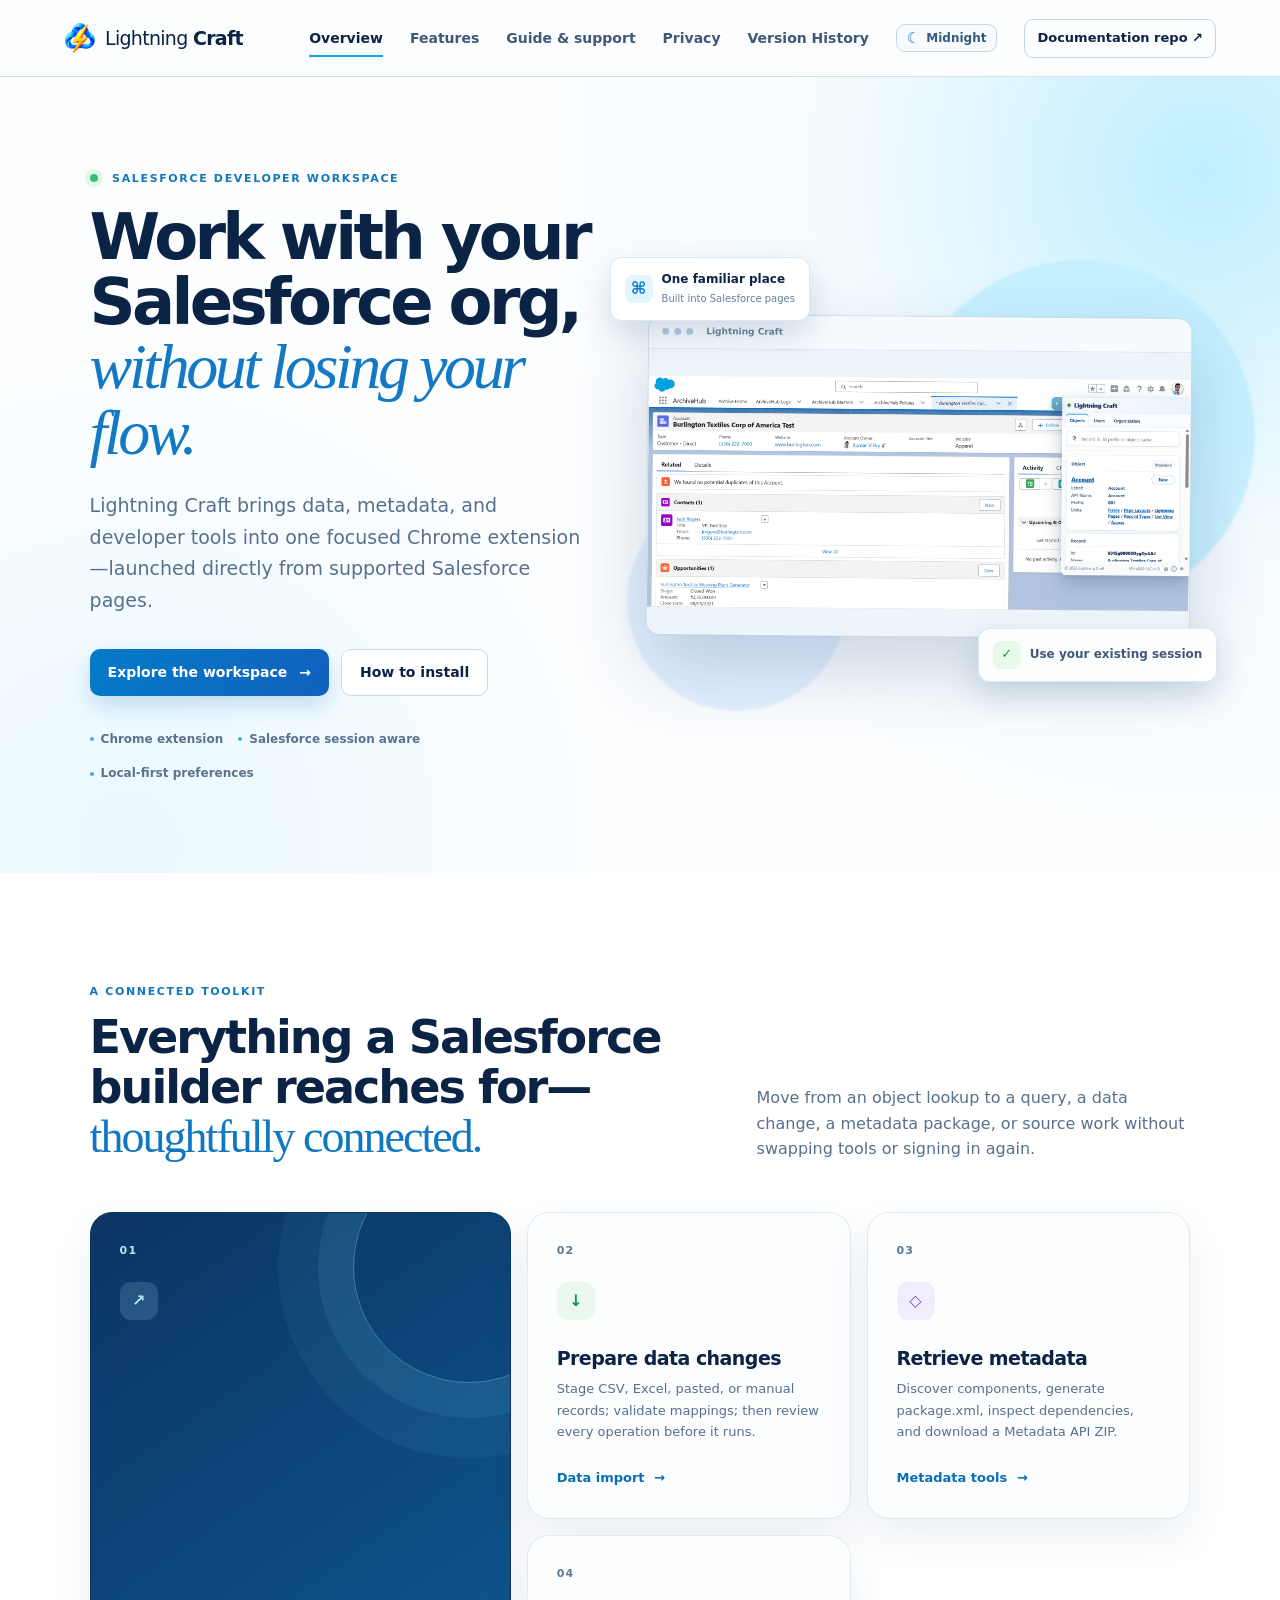
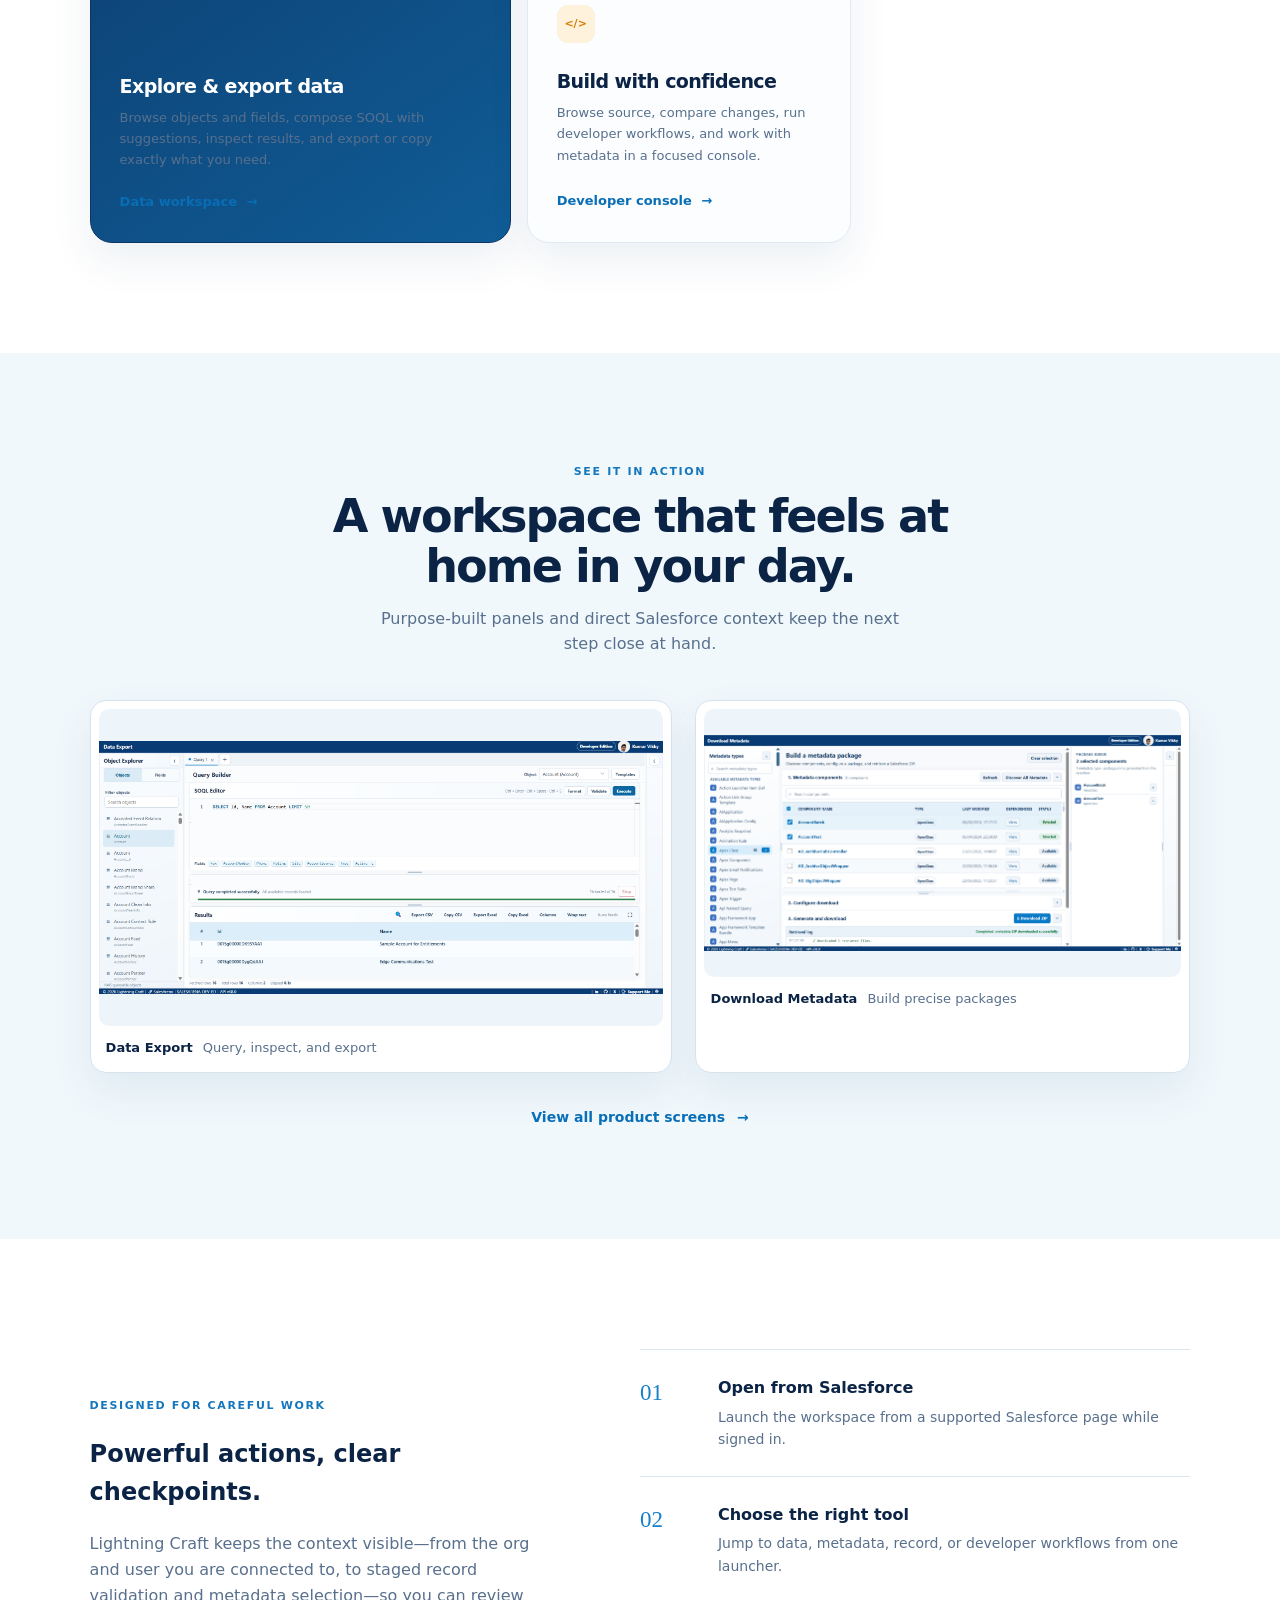
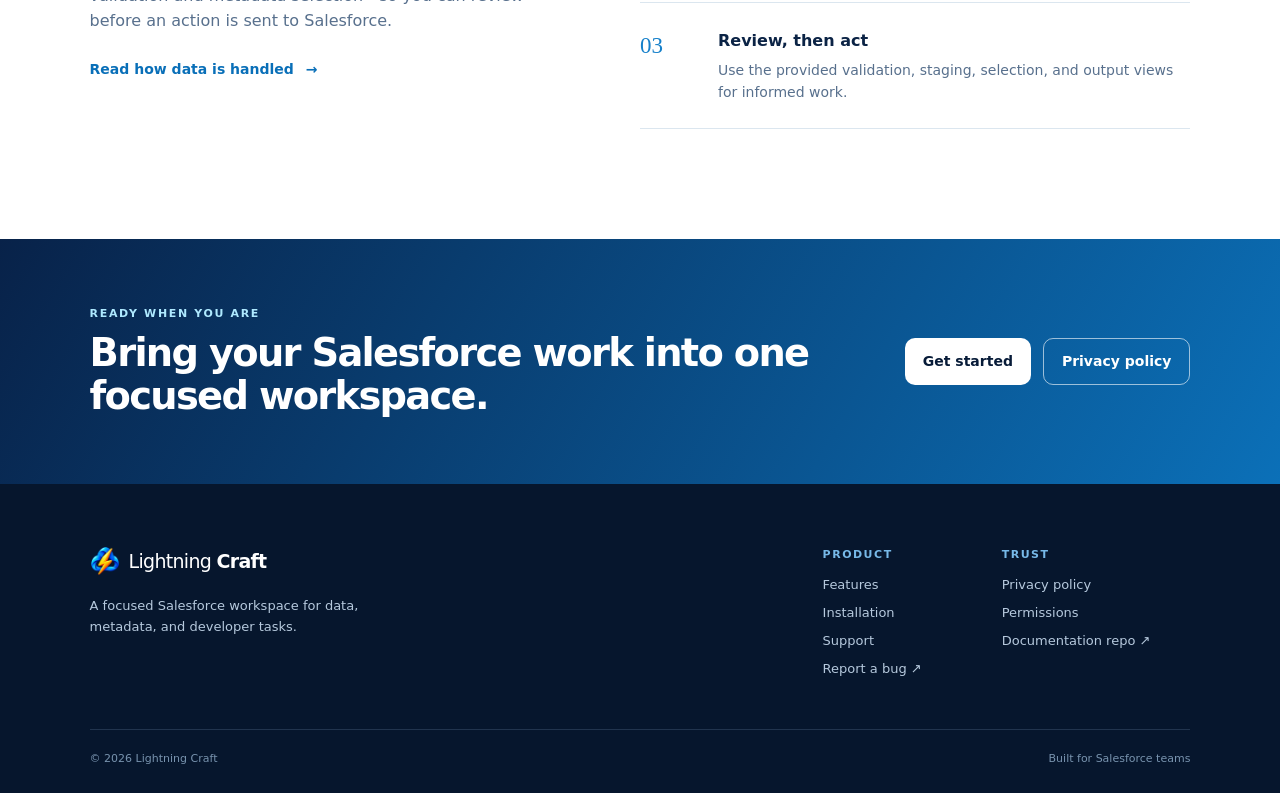
<file: index.html>
<!doctype html>
<html lang="en">
  <head>
    <meta name="google-site-verification" content="kOvxSIdOXe8YMjdbn20ZMg0WBH0V75S2MaXrOeT3WKE" />
    <meta charset="utf-8">
    <meta name="viewport" content="width=device-width, initial-scale=1">
    <meta name="description" content="Lightning Craft is a focused Salesforce workspace for data, metadata, and developer tasks.">
    <meta name="theme-color" content="#071b38">
    <title>Lightning Craft | Salesforce work, connected</title>
    <link rel="stylesheet" href="assets/styles.css">
  </head>
  <body data-page="home">
    <a class="skip-link" href="#main-content">Skip to content</a>
    <header class="site-header">
      <a class="brand" href="index.html" aria-label="Lightning Craft home"><span class="brand-mark" aria-hidden="true">ϟ</span><span>Lightning <b>Craft</b></span></a>
      <button class="menu-button" type="button" aria-expanded="false" aria-controls="site-nav"><span></span><span></span><span></span><span class="sr-only">Open menu</span></button>
      <nav class="site-nav" id="site-nav" aria-label="Primary navigation">
        <a href="index.html">Overview</a>
        <a href="features.html">Features</a>
        <a href="support.html">Guide &amp; support</a>
        <a href="privacy.html">Privacy</a>
        <a class="nav-github" href="https://github.com/KumarVikky/Lightning_Craft_Extension" target="_blank" rel="noreferrer">Documentation repo <span aria-hidden="true">↗</span></a>
      </nav>
    </header>

    <main id="main-content">
      <section class="hero">
        <div class="hero-copy">
          <p class="eyebrow"><span class="pulse-dot"></span> Salesforce developer workspace</p>
          <h1>Work with your Salesforce org, <em>without losing your flow.</em></h1>
          <p class="lede">Lightning Craft brings data, metadata, and developer tools into one focused Chrome extension—launched directly from supported Salesforce pages.</p>
          <div class="button-row">
            <a class="button button-primary" href="features.html">Explore the workspace <span aria-hidden="true">→</span></a>
            <a class="button button-quiet" href="support.html#install">How to install</a>
          </div>
          <div class="trust-row" aria-label="Key product attributes">
            <span>Chrome extension</span><span>Salesforce session aware</span><span>Local-first preferences</span>
          </div>
        </div>
        <div class="hero-art">
          <div class="orb orb-one"></div><div class="orb orb-two"></div>
          <div class="app-window hero-window">
            <div class="window-top"><span></span><span></span><span></span><b>Lightning Craft</b></div>
            <img src="Lightning%20Craft%20Screenshots/Launcher%20Page.png" alt="Lightning Craft launcher open alongside a Salesforce account record" fetchpriority="high">
          </div>
          <div class="floating-card floating-card-one"><span class="card-icon" aria-hidden="true">⌘</span><span><b>One familiar place</b><small>Built into Salesforce pages</small></span></div>
          <div class="floating-card floating-card-two"><span class="check-icon" aria-hidden="true">✓</span><span>Use your existing session</span></div>
        </div>
      </section>

      <section class="section section-intro">
        <div class="section-label">A connected toolkit</div>
        <div class="section-heading split-heading"><h2>Everything a Salesforce builder reaches for—<span>thoughtfully connected.</span></h2><p>Move from an object lookup to a query, a data change, a metadata package, or source work without swapping tools or signing in again.</p></div>
        <div class="feature-grid">
          <article class="feature-card feature-card-large"><div class="feature-number">01</div><div class="feature-icon icon-data" aria-hidden="true">↗</div><h3>Explore &amp; export data</h3><p>Browse objects and fields, compose SOQL with suggestions, inspect results, and export or copy exactly what you need.</p><a href="features.html#data-workspace">Data workspace <span>→</span></a></article>
          <article class="feature-card"><div class="feature-number">02</div><div class="feature-icon icon-import" aria-hidden="true">↓</div><h3>Prepare data changes</h3><p>Stage CSV, Excel, pasted, or manual records; validate mappings; then review every operation before it runs.</p><a href="features.html#import">Data import <span>→</span></a></article>
          <article class="feature-card"><div class="feature-number">03</div><div class="feature-icon icon-meta" aria-hidden="true">◇</div><h3>Retrieve metadata</h3><p>Discover components, generate package.xml, inspect dependencies, and download a Metadata API ZIP.</p><a href="features.html#metadata">Metadata tools <span>→</span></a></article>
          <article class="feature-card"><div class="feature-number">04</div><div class="feature-icon icon-code" aria-hidden="true">&lt;/&gt;</div><h3>Build with confidence</h3><p>Browse source, compare changes, run developer workflows, and work with metadata in a focused console.</p><a href="features.html#developer-console">Developer console <span>→</span></a></article>
        </div>
      </section>

      <section class="section showcase-section">
        <div class="section-heading centered"><div class="section-label">See it in action</div><h2>A workspace that feels at home in your day.</h2><p>Purpose-built panels and direct Salesforce context keep the next step close at hand.</p></div>
        <div class="showcase-layout">
          <figure class="showcase-shot shot-export"><img src="Lightning%20Craft%20Screenshots/Data%20Export%20Page.png" alt="Data Export workspace with object explorer, SOQL editor, and query results" loading="lazy"><figcaption><span>Data Export</span> Query, inspect, and export</figcaption></figure>
          <figure class="showcase-shot shot-meta"><img src="Lightning%20Craft%20Screenshots/Download%20Metadata%20Page.png" alt="Download Metadata workspace with component selection and package queue" loading="lazy"><figcaption><span>Download Metadata</span> Build precise packages</figcaption></figure>
        </div>
        <div class="center-action"><a class="text-link" href="features.html">View all product screens <span aria-hidden="true">→</span></a></div>
      </section>

      <section class="section workflow-section">
        <div class="workflow-copy"><div class="section-label">Designed for careful work</div><h2>Powerful actions, clear checkpoints.</h2><p>Lightning Craft keeps the context visible—from the org and user you are connected to, to staged record validation and metadata selection—so you can review before an action is sent to Salesforce.</p><a class="text-link" href="privacy.html">Read how data is handled <span aria-hidden="true">→</span></a></div>
        <ol class="workflow-steps">
          <li><span>01</span><div><h3>Open from Salesforce</h3><p>Launch the workspace from a supported Salesforce page while signed in.</p></div></li>
          <li><span>02</span><div><h3>Choose the right tool</h3><p>Jump to data, metadata, record, or developer workflows from one launcher.</p></div></li>
          <li><span>03</span><div><h3>Review, then act</h3><p>Use the provided validation, staging, selection, and output views for informed work.</p></div></li>
        </ol>
      </section>

      <section class="cta-band"><div><p class="eyebrow">Ready when you are</p><h2>Bring your Salesforce work into one focused workspace.</h2></div><div class="button-row"><a class="button button-light" href="support.html#install">Get started</a><a class="button button-outline-light" href="privacy.html">Privacy policy</a></div></section>
    </main>

    <footer class="site-footer"><div class="footer-brand"><a class="brand" href="index.html"><span class="brand-mark" aria-hidden="true">ϟ</span><span>Lightning <b>Craft</b></span></a><p>A focused Salesforce workspace for data, metadata, and developer tasks.</p></div><div class="footer-links"><div><b>Product</b><a href="features.html">Features</a><a href="support.html#install">Installation</a><a href="support.html">Support</a><a href="https://github.com/KumarVikky/Lightning_Craft_Extension/issues" target="_blank" rel="noreferrer">Report a bug ↗</a></div><div><b>Trust</b><a href="privacy.html">Privacy policy</a><a href="privacy.html#permissions">Permissions</a><a href="https://github.com/KumarVikky/Lightning_Craft_Extension" target="_blank" rel="noreferrer">Documentation repo ↗</a></div></div><div class="footer-bottom"><span>© <span data-current-year></span> Lightning Craft</span><span>Built for Salesforce teams</span></div></footer>
    <script src="assets/site.js"></script>
  </body>
</html>
</file>
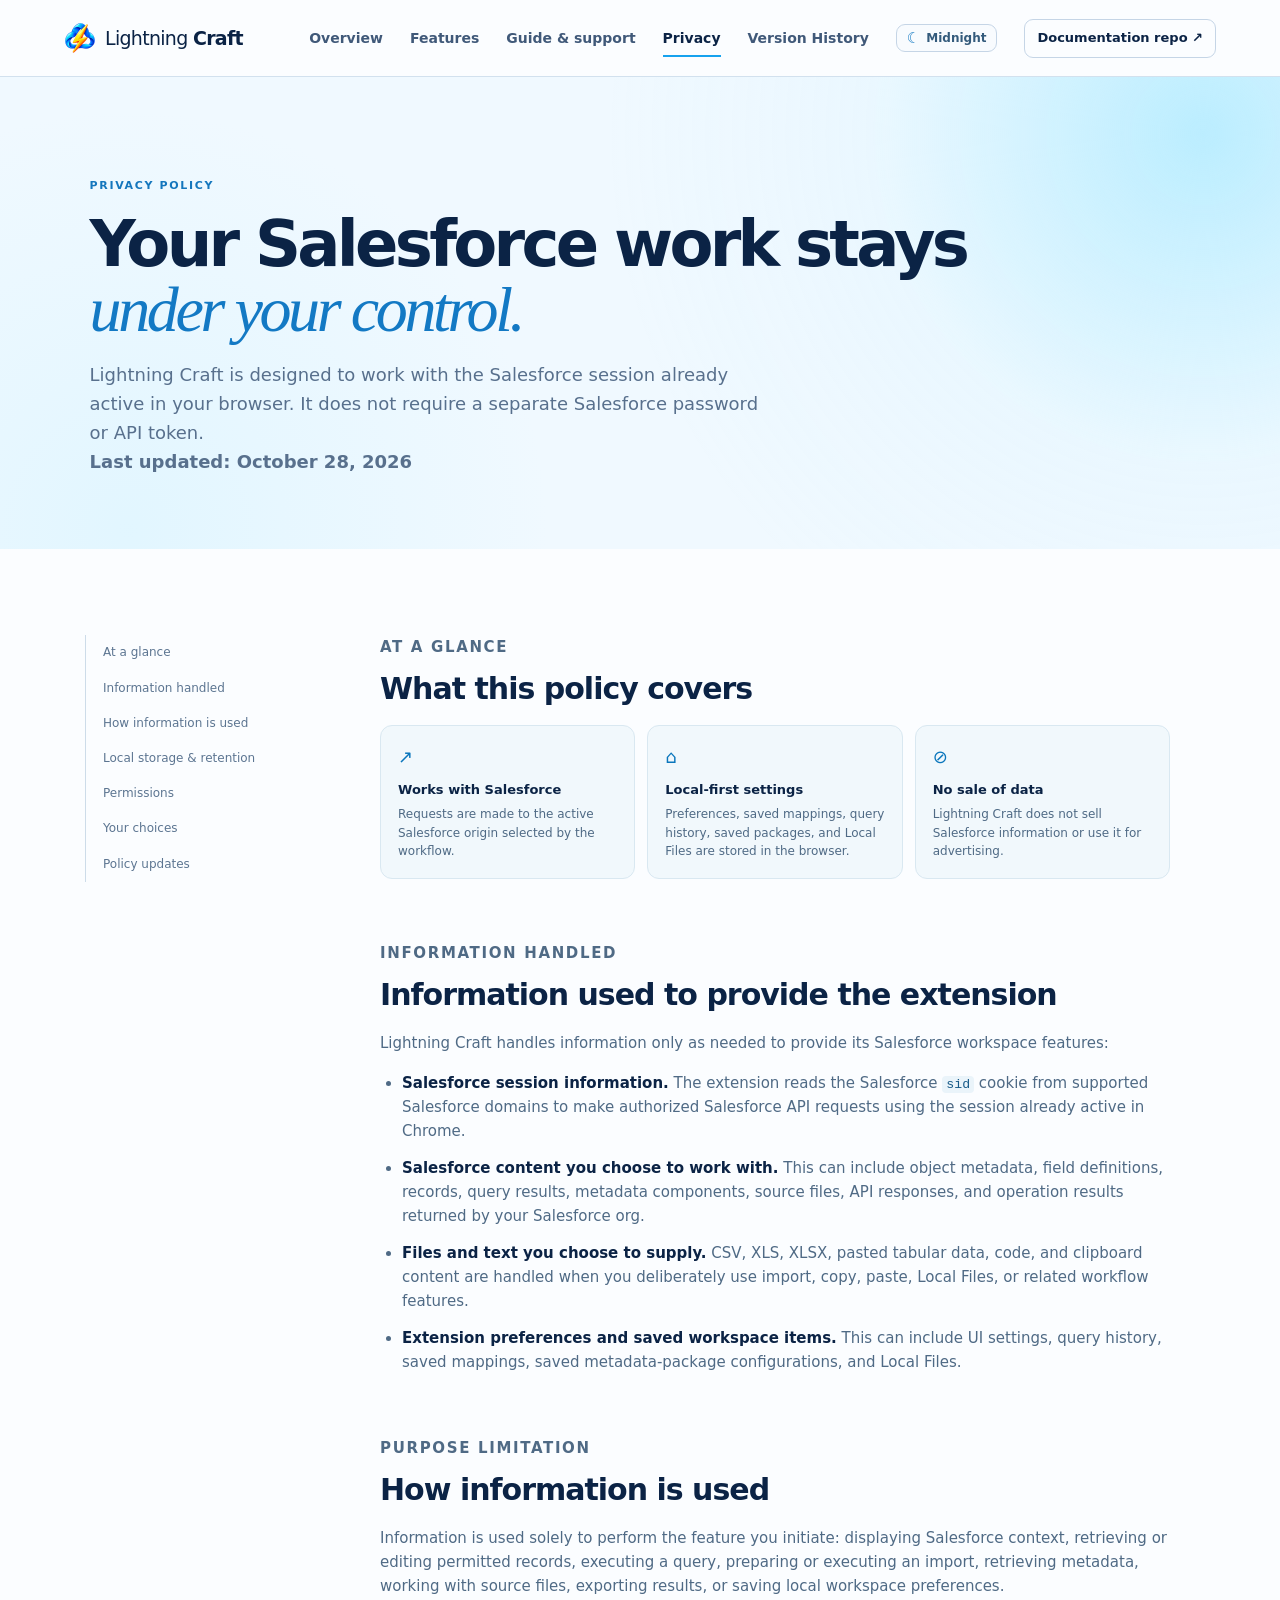
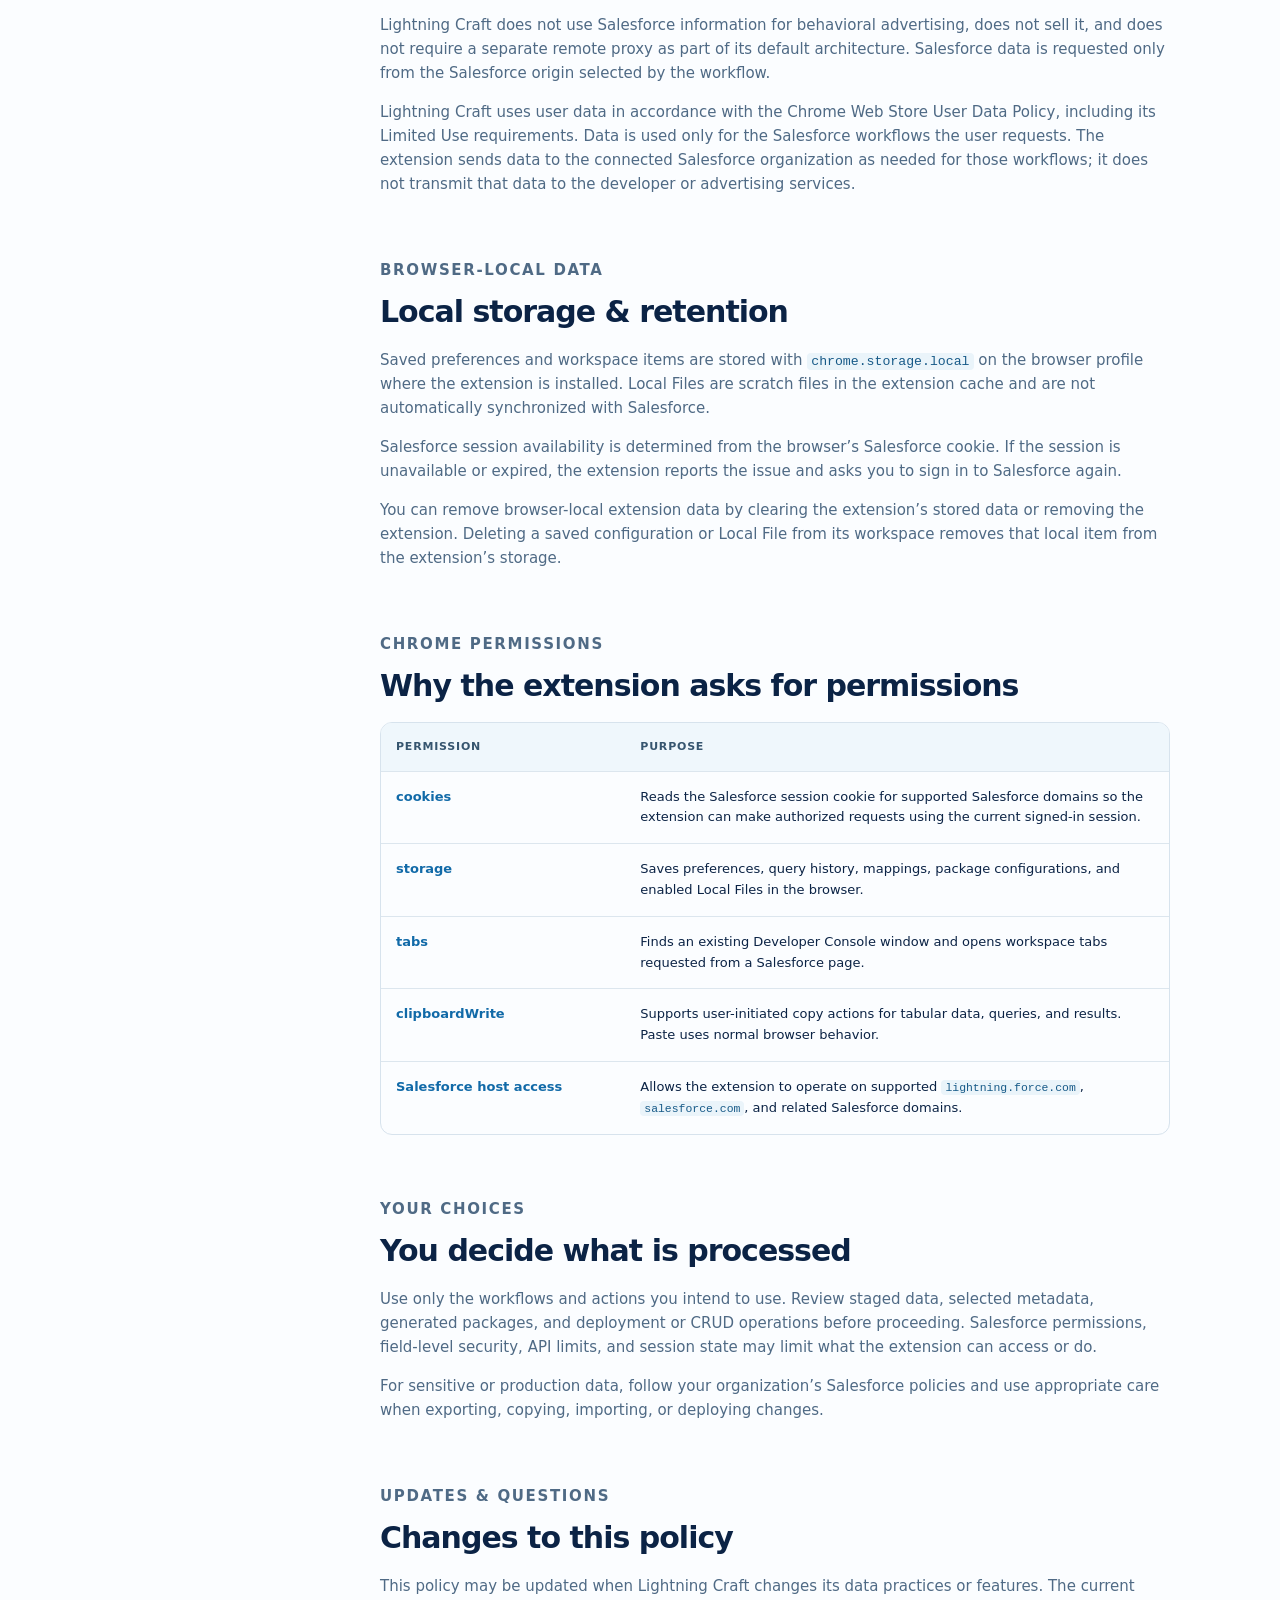
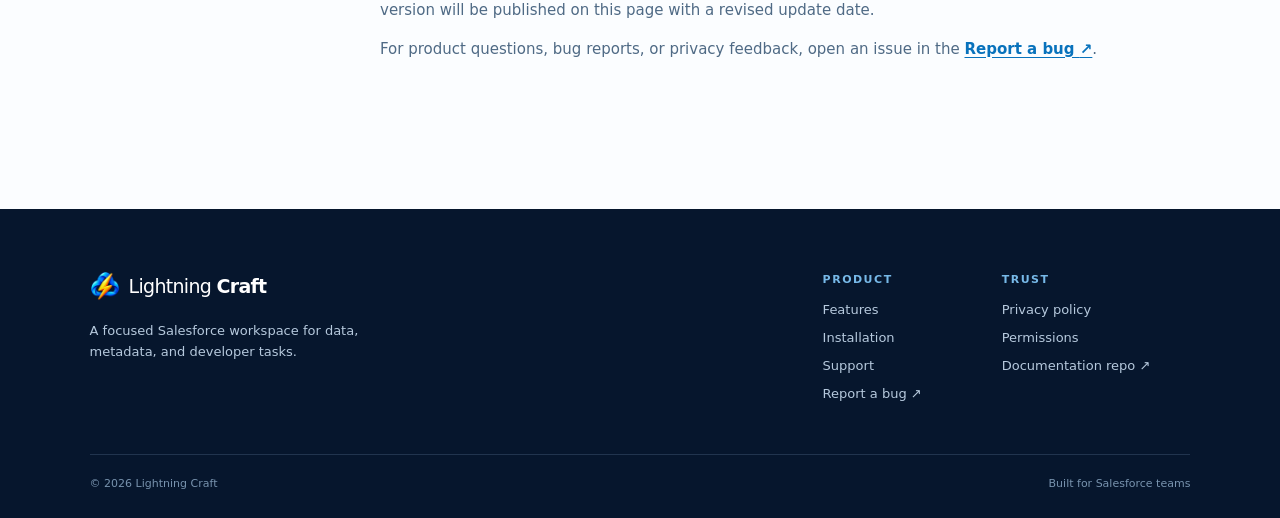
<file: privacy.html>
<!doctype html>
<html lang="en"><head><meta charset="utf-8"><meta name="viewport" content="width=device-width, initial-scale=1"><meta name="description" content="Lightning Craft privacy policy and Chrome extension permission details."><meta name="theme-color" content="#071b38"><title>Privacy Policy | Lightning Craft</title><link rel="stylesheet" href="assets/styles.css"></head>
<body data-page="privacy"><a class="skip-link" href="#main-content">Skip to content</a><header class="site-header"><a class="brand" href="index.html" aria-label="Lightning Craft home"><span class="brand-mark" aria-hidden="true">ϟ</span><span>Lightning <b>Craft</b></span></a><button class="menu-button" type="button" aria-expanded="false" aria-controls="site-nav"><span></span><span></span><span></span><span class="sr-only">Open menu</span></button><nav class="site-nav" id="site-nav" aria-label="Primary navigation"><a href="index.html">Overview</a><a href="features.html">Features</a><a href="support.html">Guide &amp; support</a><a href="privacy.html">Privacy</a><a class="nav-github" href="https://github.com/KumarVikky/LightningCraft" target="_blank" rel="noreferrer">View on GitHub <span aria-hidden="true">↗</span></a></nav></header>
<main id="main-content"><section class="policy-hero"><p class="eyebrow">Privacy policy</p><h1>Your Salesforce work stays<br><em>under your control.</em></h1><p>Lightning Craft is designed to work with the Salesforce session already active in your browser. It does not require a separate Salesforce password or API token.</p><p class="policy-date">Last updated: October 28, 2026</p></section><div class="policy-layout"><aside class="policy-nav" aria-label="Privacy policy sections"><a href="#overview">At a glance</a><a href="#information">Information handled</a><a href="#use">How information is used</a><a href="#storage">Local storage &amp; retention</a><a href="#permissions">Permissions</a><a href="#choices">Your choices</a><a href="#changes">Policy updates</a></aside><article class="policy-content"><section id="overview"><p class="section-label">At a glance</p><h2>What this policy covers</h2><div class="privacy-summary"><div><span aria-hidden="true">↗</span><h3>Works with Salesforce</h3><p>Requests are made to the active Salesforce origin selected by the workflow.</p></div><div><span aria-hidden="true">⌂</span><h3>Local-first settings</h3><p>Preferences, saved mappings, query history, saved packages, and Local Files are stored in the browser.</p></div><div><span aria-hidden="true">⊘</span><h3>No sale of data</h3><p>Lightning Craft does not sell Salesforce information or use it for advertising.</p></div></div></section><section id="information"><p class="section-label">Information handled</p><h2>Information used to provide the extension</h2><p>Lightning Craft handles information only as needed to provide its Salesforce workspace features:</p><ul><li><strong>Salesforce session information.</strong> The extension reads the Salesforce <code>sid</code> cookie from supported Salesforce domains to make authorized Salesforce API requests using the session already active in Chrome.</li><li><strong>Salesforce content you choose to work with.</strong> This can include object metadata, field definitions, records, query results, metadata components, source files, API responses, and operation results returned by your Salesforce org.</li><li><strong>Files and text you choose to supply.</strong> CSV, XLS, XLSX, pasted tabular data, code, and clipboard content are handled when you deliberately use import, copy, paste, Local Files, or related workflow features.</li><li><strong>Extension preferences and saved workspace items.</strong> This can include UI settings, query history, saved mappings, saved metadata-package configurations, and Local Files.</li></ul></section><section id="use"><p class="section-label">Purpose limitation</p><h2>How information is used</h2><p>Information is used solely to perform the feature you initiate: displaying Salesforce context, retrieving or editing permitted records, executing a query, preparing or executing an import, retrieving metadata, working with source files, exporting results, or saving local workspace preferences.</p><p>Lightning Craft does not use Salesforce information for behavioral advertising, does not sell it, and does not require a separate remote proxy as part of its default architecture. Salesforce data is requested only from the Salesforce origin selected by the workflow.</p><p>Lightning Craft uses user data in accordance with the Chrome Web Store User Data Policy, including its Limited Use requirements. Data is used only for the Salesforce workflows the user requests. The extension sends data to the connected Salesforce organization as needed for those workflows; it does not transmit that data to the developer or advertising services.</p></section><section id="storage"><p class="section-label">Browser-local data</p><h2>Local storage &amp; retention</h2><p>Saved preferences and workspace items are stored with <code>chrome.storage.local</code> on the browser profile where the extension is installed. Local Files are scratch files in the extension cache and are not automatically synchronized with Salesforce.</p><p>Salesforce session availability is determined from the browser’s Salesforce cookie. If the session is unavailable or expired, the extension reports the issue and asks you to sign in to Salesforce again.</p><p>You can remove browser-local extension data by clearing the extension’s stored data or removing the extension. Deleting a saved configuration or Local File from its workspace removes that local item from the extension’s storage.</p></section><section id="permissions"><p class="section-label">Chrome permissions</p><h2>Why the extension asks for permissions</h2><div class="permission-table" role="region" aria-label="Permission use details" tabindex="0"><table><thead><tr><th scope="col">Permission</th><th scope="col">Purpose</th></tr></thead><tbody><tr><th scope="row">cookies</th><td>Reads the Salesforce session cookie for supported Salesforce domains so the extension can make authorized requests using the current signed-in session.</td></tr><tr><th scope="row">storage</th><td>Saves preferences, query history, mappings, package configurations, and enabled Local Files in the browser.</td></tr><tr><th scope="row">tabs</th><td>Finds an existing Developer Console window and opens workspace tabs requested from a Salesforce page.</td></tr><tr><th scope="row">clipboardWrite</th><td>Supports user-initiated copy actions for tabular data, queries, and results. Paste uses normal browser behavior.</td></tr><tr><th scope="row">Salesforce host access</th><td>Allows the extension to operate on supported <code>lightning.force.com</code>, <code>salesforce.com</code>, and related Salesforce domains.</td></tr></tbody></table></div></section><section id="choices"><p class="section-label">Your choices</p><h2>You decide what is processed</h2><p>Use only the workflows and actions you intend to use. Review staged data, selected metadata, generated packages, and deployment or CRUD operations before proceeding. Salesforce permissions, field-level security, API limits, and session state may limit what the extension can access or do.</p><p>For sensitive or production data, follow your organization’s Salesforce policies and use appropriate care when exporting, copying, importing, or deploying changes.</p></section><section id="changes"><p class="section-label">Updates &amp; questions</p><h2>Changes to this policy</h2><p>This policy may be updated when Lightning Craft changes its data practices or features. The current version will be published on this page with a revised update date.</p><p>For product questions, bug reports, or privacy feedback, open an issue in the <a href="https://github.com/KumarVikky/LightningCraft/issues" target="_blank" rel="noreferrer">Lightning Craft GitHub repository ↗</a>.</p></section></article></div></main>
<footer class="site-footer"><div class="footer-brand"><a class="brand" href="index.html"><span class="brand-mark" aria-hidden="true">ϟ</span><span>Lightning <b>Craft</b></span></a><p>A focused Salesforce workspace for data, metadata, and developer tasks.</p></div><div class="footer-links"><div><b>Product</b><a href="features.html">Features</a><a href="support.html#install">Installation</a><a href="support.html">Support</a></div><div><b>Trust</b><a href="privacy.html">Privacy policy</a><a href="privacy.html#permissions">Permissions</a><a href="https://github.com/KumarVikky/LightningCraft" target="_blank" rel="noreferrer">Source code ↗</a></div></div><div class="footer-bottom"><span>© <span data-current-year></span> Lightning Craft</span><span>Built for Salesforce teams</span></div></footer><script src="assets/site.js"></script></body></html>
</file>
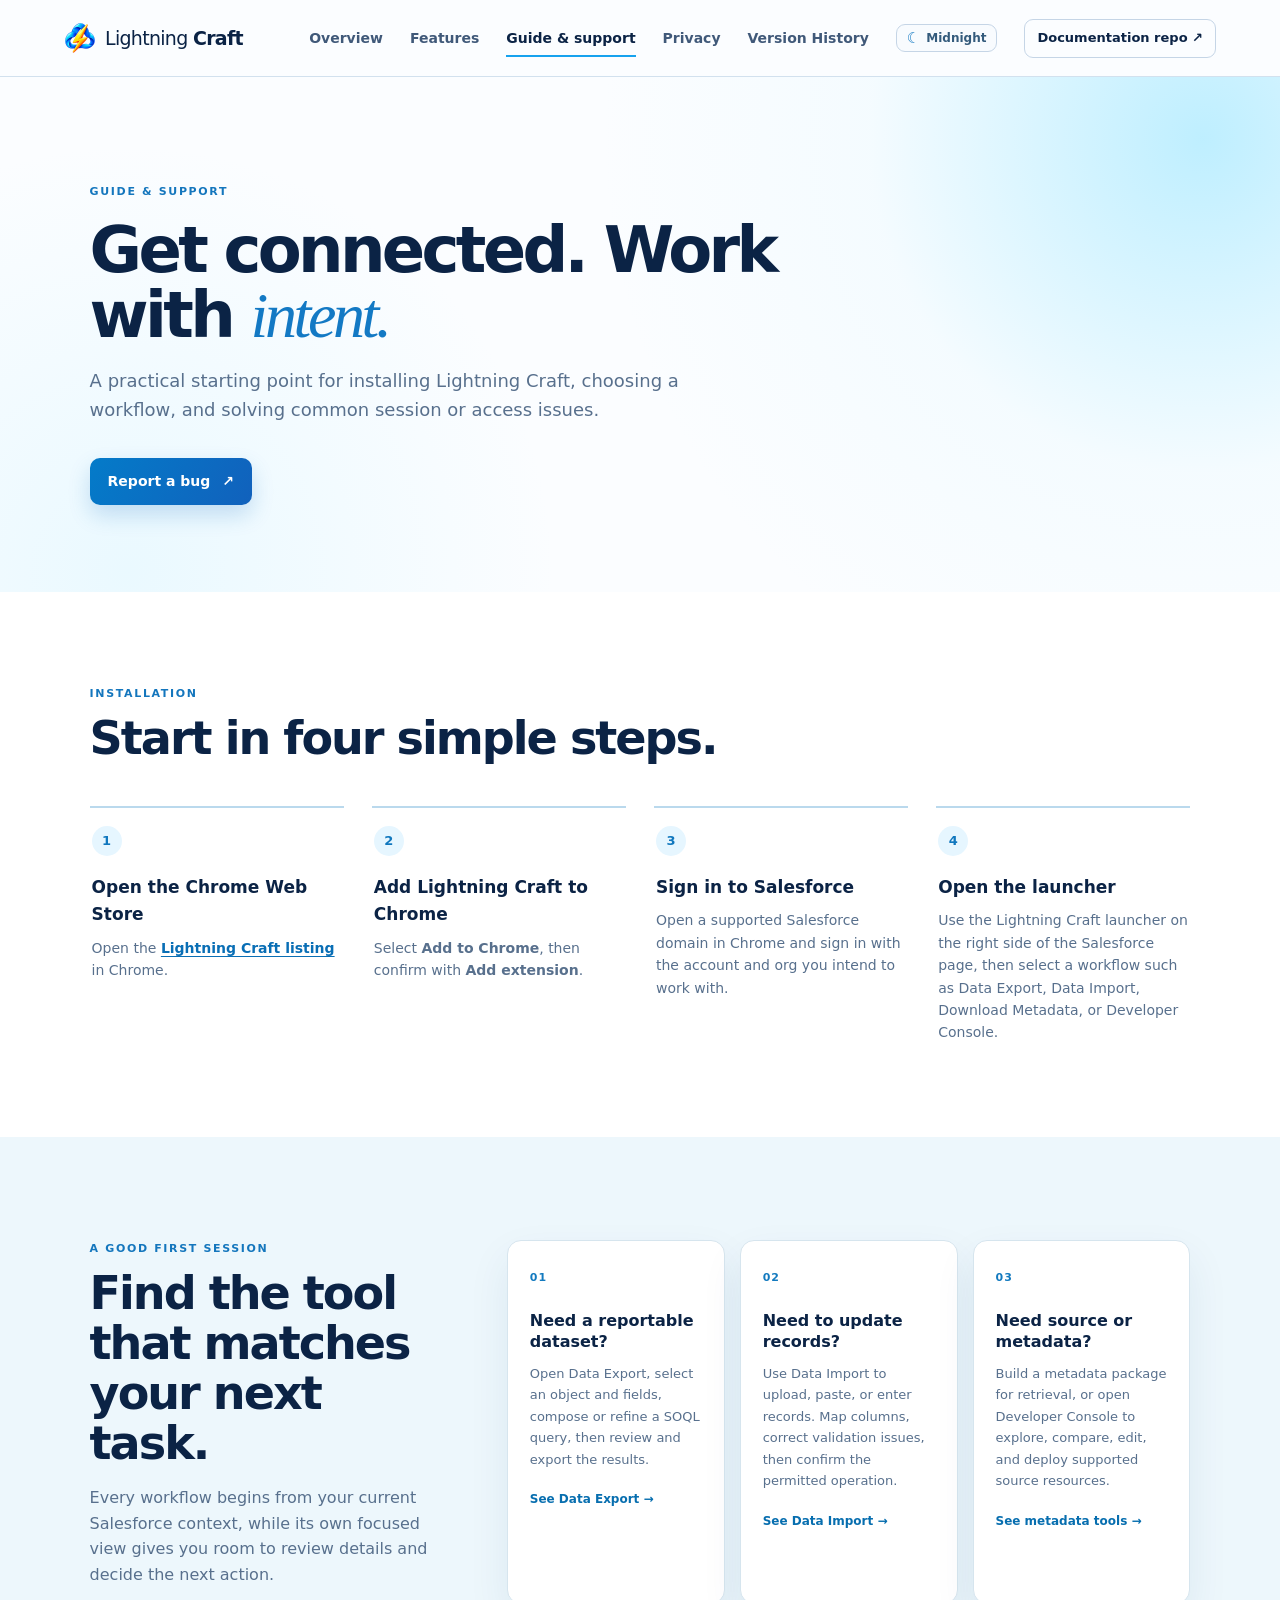
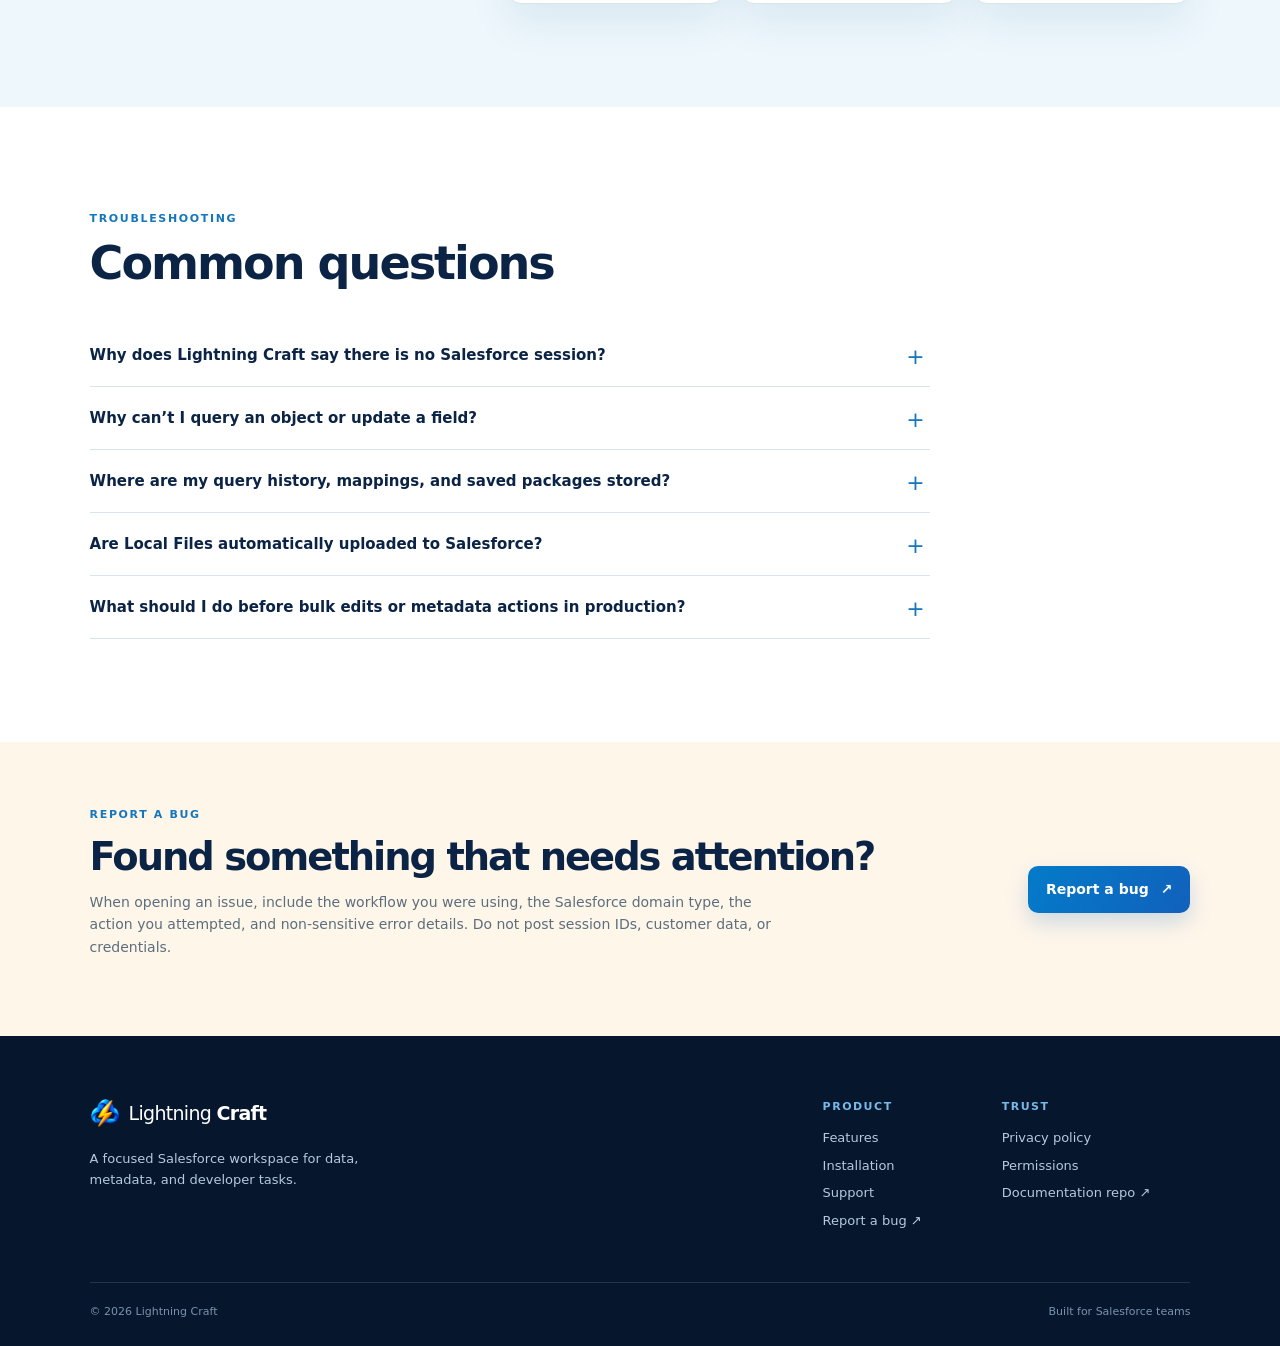
<file: support.html>
<!doctype html>
<html lang="en"><head><meta charset="utf-8"><meta name="viewport" content="width=device-width, initial-scale=1"><meta name="description" content="Installation, use, troubleshooting, and support for Lightning Craft."><meta name="theme-color" content="#071b38"><title>Guide & Support | Lightning Craft</title><link rel="stylesheet" href="assets/styles.css"><link rel="stylesheet" href="assets/support-install.css"></head>
<body data-page="support"><a class="skip-link" href="#main-content">Skip to content</a><header class="site-header"><a class="brand" href="index.html" aria-label="Lightning Craft home"><span class="brand-mark" aria-hidden="true">ϟ</span><span>Lightning <b>Craft</b></span></a><button class="menu-button" type="button" aria-expanded="false" aria-controls="site-nav"><span></span><span></span><span></span><span class="sr-only">Open menu</span></button><nav class="site-nav" id="site-nav" aria-label="Primary navigation"><a href="index.html">Overview</a><a href="features.html">Features</a><a href="support.html">Guide &amp; support</a><a href="privacy.html">Privacy</a><a class="nav-github" href="https://github.com/KumarVikky/LightningCraft" target="_blank" rel="noreferrer">View on GitHub <span aria-hidden="true">↗</span></a></nav></header>
<main id="main-content"><section class="page-hero support-hero"><p class="eyebrow">Guide &amp; support</p><h1>Get connected. Work with <em>intent.</em></h1><p>A practical starting point for installing Lightning Craft, choosing a workflow, and solving common session or access issues.</p><a class="button button-primary" href="https://github.com/KumarVikky/LightningCraft/issues" target="_blank" rel="noreferrer">Get help on GitHub <span aria-hidden="true">↗</span></a></section>
<section class="install-section" id="install"><div class="section-heading"><p class="section-label">Installation</p><h2>Start in four simple steps.</h2></div><ol class="install-steps"><li><span>1</span><div><h3>Open the Chrome Web Store</h3><p>Open the <a href="https://chromewebstore.google.com/detail/cenbodcbondlhgnpifnpkpooghojfcen?utm_source=item-share-cp" target="_blank" rel="noopener noreferrer">Lightning Craft listing</a> in Chrome.</p></div></li><li><span>2</span><div><h3>Add Lightning Craft to Chrome</h3><p>Select <strong>Add to Chrome</strong>, then confirm with <strong>Add extension</strong>.</p></div></li><li><span>3</span><div><h3>Sign in to Salesforce</h3><p>Open a supported Salesforce domain in Chrome and sign in with the account and org you intend to work with.</p></div></li><li><span>4</span><div><h3>Open the launcher</h3><p>Use the Lightning Craft launcher on the right side of the Salesforce page, then select a workflow such as Data Export, Data Import, Download Metadata, or Developer Console.</p></div></li></ol></section>
<section class="guide-section"><div class="guide-copy"><p class="section-label">A good first session</p><h2>Find the tool that matches your next task.</h2><p>Every workflow begins from your current Salesforce context, while its own focused view gives you room to review details and decide the next action.</p></div><div class="guide-cards"><article><span class="guide-index">01</span><h3>Need a reportable dataset?</h3><p>Open Data Export, select an object and fields, compose or refine a SOQL query, then review and export the results.</p><a href="features.html#data-workspace">See Data Export →</a></article><article><span class="guide-index">02</span><h3>Need to update records?</h3><p>Use Data Import to upload, paste, or enter records. Map columns, correct validation issues, then confirm the permitted operation.</p><a href="features.html#import">See Data Import →</a></article><article><span class="guide-index">03</span><h3>Need source or metadata?</h3><p>Build a metadata package for retrieval, or open Developer Console to explore, compare, edit, and deploy supported source resources.</p><a href="features.html#metadata">See metadata tools →</a></article></div></section>
<section class="faq-section"><div class="section-heading"><p class="section-label">Troubleshooting</p><h2>Common questions</h2></div><div class="faq-list"><details><summary>Why does Lightning Craft say there is no Salesforce session?</summary><p>Sign in to Salesforce in the same Chrome profile, then return to a supported Salesforce page. The extension uses the active Salesforce session cookie; it does not accept a separate Salesforce password or API token.</p></details><details><summary>Why can’t I query an object or update a field?</summary><p>Lightning Craft respects the Salesforce org, user permissions, object permissions, field-level security, session state, and API limits available to the signed-in user. Confirm access in Salesforce and try again.</p></details><details><summary>Where are my query history, mappings, and saved packages stored?</summary><p>These workspace items are stored locally in your browser using extension storage. They are not saved as Salesforce records by the extension.</p></details><details><summary>Are Local Files automatically uploaded to Salesforce?</summary><p>No. Local Files are optional scratch files held in the extension cache. They are not automatically synchronized; import, export, or deploy them deliberately.</p></details><details><summary>What should I do before bulk edits or metadata actions in production?</summary><p>Review the staged rows or selected components carefully, validate your permissions and intended target org, and follow your organization’s change-management process. Testing in a non-production org is recommended.</p></details></div></section>
<section class="support-callout"><div><p class="section-label">Still need help?</p><h2>Share enough context for a useful answer.</h2><p>When opening an issue, include the workflow you were using, the Salesforce domain type, the action you attempted, and non-sensitive error details. Do not post session IDs, customer data, or credentials.</p></div><a class="button button-primary" href="https://github.com/KumarVikky/LightningCraft/issues" target="_blank" rel="noreferrer">Open an issue <span aria-hidden="true">↗</span></a></section></main>
<footer class="site-footer"><div class="footer-brand"><a class="brand" href="index.html"><span class="brand-mark" aria-hidden="true">ϟ</span><span>Lightning <b>Craft</b></span></a><p>A focused Salesforce workspace for data, metadata, and developer tasks.</p></div><div class="footer-links"><div><b>Product</b><a href="features.html">Features</a><a href="support.html#install">Installation</a><a href="support.html">Support</a></div><div><b>Trust</b><a href="privacy.html">Privacy policy</a><a href="privacy.html#permissions">Permissions</a><a href="https://github.com/KumarVikky/LightningCraft" target="_blank" rel="noreferrer">Source code ↗</a></div></div><div class="footer-bottom"><span>© <span data-current-year></span> Lightning Craft</span><span>Built for Salesforce teams</span></div></footer><script src="assets/site.js"></script></body></html>
</file>
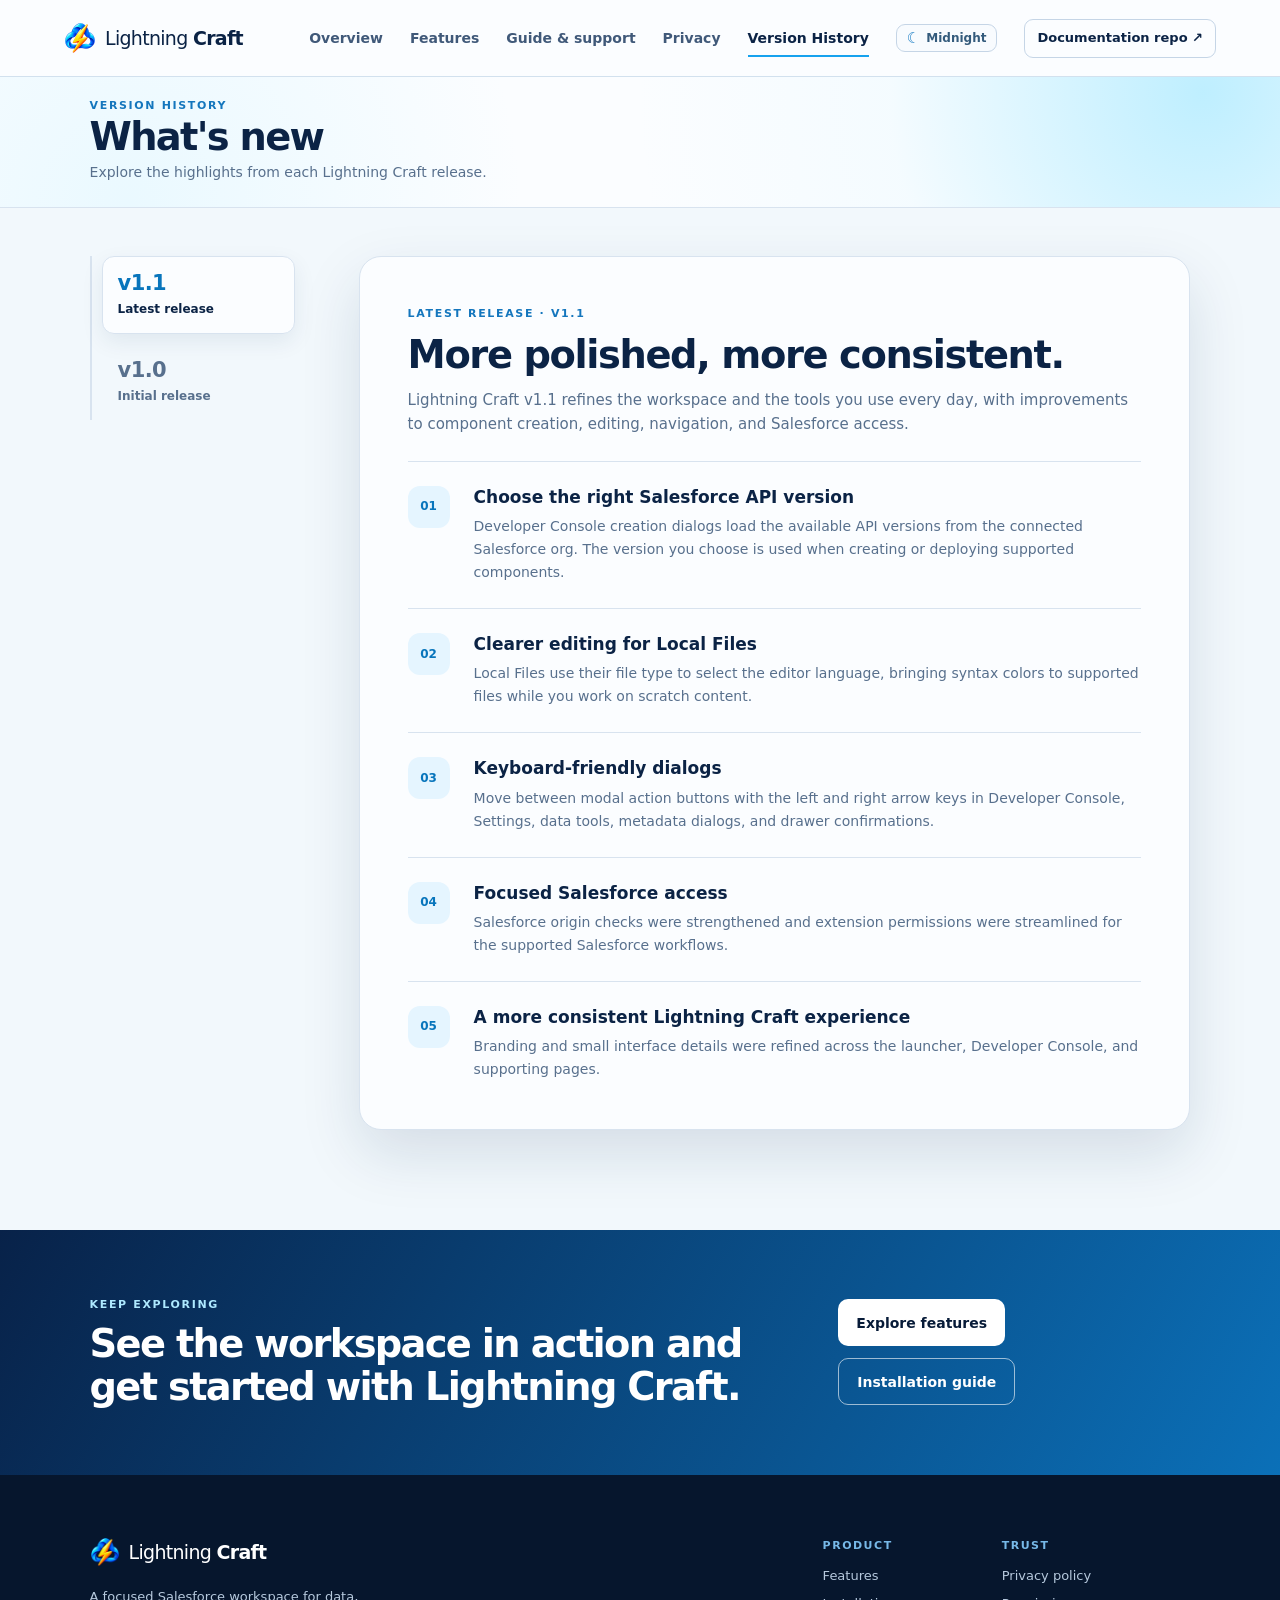
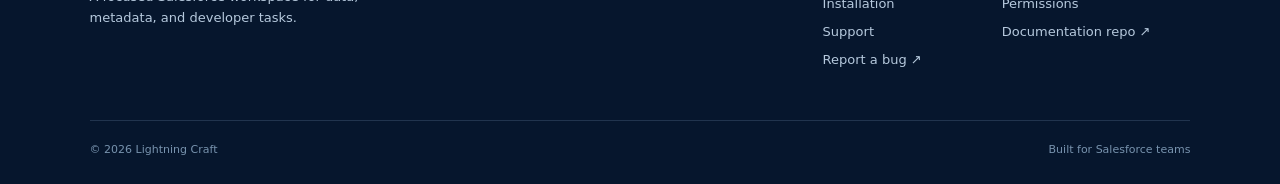
<file: version-history.html>
<!doctype html>
<html lang="en">
  <head>
    <meta charset="utf-8">
    <meta name="viewport" content="width=device-width, initial-scale=1">
    <meta name="description" content="Lightning Craft version history and release notes.">
    <meta name="theme-color" content="#071b38">
    <title>Version History | Lightning Craft</title>
    <link rel="stylesheet" href="assets/styles.css">
    <link rel="stylesheet" href="assets/version-history.css">
  </head>
  <body data-page="version-history">
    <a class="skip-link" href="#main-content">Skip to content</a>
    <header class="site-header">
      <a class="brand" href="index.html" aria-label="Lightning Craft home"><span class="brand-mark" aria-hidden="true">ϟ</span><span>Lightning <b>Craft</b></span></a>
      <button class="menu-button" type="button" aria-expanded="false" aria-controls="site-nav"><span></span><span></span><span></span><span class="sr-only">Open menu</span></button>
      <nav class="site-nav" id="site-nav" aria-label="Primary navigation">
        <a href="index.html">Overview</a>
        <a href="features.html">Features</a>
        <a href="support.html">Guide &amp; support</a>
        <a href="privacy.html">Privacy</a>
        <a href="version-history.html">Version History</a>
        <a class="nav-github" href="https://github.com/KumarVikky/Lightning_Craft_Extension" target="_blank" rel="noreferrer">Documentation repo <span aria-hidden="true">↗</span></a>
      </nav>
    </header>

    <main id="main-content">
      <section class="page-hero version-hero">
        <p class="eyebrow">Version history</p>
        <h1>What&apos;s new</h1>
        <p>Explore the highlights from each Lightning Craft release.</p>
      </section>

      <section class="version-section contrast-section" aria-label="Release highlights">
        <div class="version-layout">
          <nav class="version-tabs" role="tablist" aria-label="Choose a version" aria-orientation="vertical">
            <button class="version-tab" id="version-tab-1-1" type="button" role="tab" aria-controls="version-panel-1-1" aria-selected="true" tabindex="0" data-version="v1.1"><span class="version-tab-number">v1.1</span><span class="version-tab-label">Latest release</span></button>
            <button class="version-tab" id="version-tab-1-0" type="button" role="tab" aria-controls="version-panel-1-0" aria-selected="false" tabindex="-1" data-version="v1.0"><span class="version-tab-number">v1.0</span><span class="version-tab-label">Initial release</span></button>
          </nav>

          <div class="version-panels">
            <article class="version-panel" id="version-panel-1-1" role="tabpanel" aria-labelledby="version-tab-1-1" tabindex="0">
              <div class="version-panel-heading">
                <p class="section-label">Latest release · v1.1</p>
                <h2>More polished, more consistent.</h2>
                <p>Lightning Craft v1.1 refines the workspace and the tools you use every day, with improvements to component creation, editing, navigation, and Salesforce access.</p>
              </div>
              <div class="version-highlights">
                <section class="version-highlight">
                  <span class="version-highlight-number">01</span>
                  <div><h3>Choose the right Salesforce API version</h3><p>Developer Console creation dialogs load the available API versions from the connected Salesforce org. The version you choose is used when creating or deploying supported components.</p></div>
                </section>
                <section class="version-highlight">
                  <span class="version-highlight-number">02</span>
                  <div><h3>Clearer editing for Local Files</h3><p>Local Files use their file type to select the editor language, bringing syntax colors to supported files while you work on scratch content.</p></div>
                </section>
                <section class="version-highlight">
                  <span class="version-highlight-number">03</span>
                  <div><h3>Keyboard-friendly dialogs</h3><p>Move between modal action buttons with the left and right arrow keys in Developer Console, Settings, data tools, metadata dialogs, and drawer confirmations.</p></div>
                </section>
                <section class="version-highlight">
                  <span class="version-highlight-number">04</span>
                  <div><h3>Focused Salesforce access</h3><p>Salesforce origin checks were strengthened and extension permissions were streamlined for the supported Salesforce workflows.</p></div>
                </section>
                <section class="version-highlight">
                  <span class="version-highlight-number">05</span>
                  <div><h3>A more consistent Lightning Craft experience</h3><p>Branding and small interface details were refined across the launcher, Developer Console, and supporting pages.</p></div>
                </section>
              </div>
            </article>

            <article class="version-panel" id="version-panel-1-0" role="tabpanel" aria-labelledby="version-tab-1-0" tabindex="0" hidden>
              <div class="version-panel-heading">
                <p class="section-label">Initial release · v1.0</p>
                <h2>A connected toolkit for Salesforce teams.</h2>
                <p>Version 1.0 is designed to reduce context switching while keeping important actions visible, reviewable, and grounded in your active Salesforce session.</p>
              </div>
              <div class="version-highlights">
                <section class="version-highlight">
                  <span class="version-highlight-number">01</span>
                  <div><h3>Salesforce-native launcher</h3><p>Open the extension directly from supported Salesforce pages and keep your current org context in view.</p></div>
                </section>
                <section class="version-highlight">
                  <span class="version-highlight-number">02</span>
                  <div><h3>Data Export</h3><p>Browse objects and fields, build SOQL queries, inspect results, and export or copy data in practical formats.</p></div>
                </section>
                <section class="version-highlight">
                  <span class="version-highlight-number">03</span>
                  <div><h3>Data Import</h3><p>Stage CSV, Excel, pasted, or manually entered records, map fields, validate rows, and review operations before execution.</p></div>
                </section>
                <section class="version-highlight">
                  <span class="version-highlight-number">04</span>
                  <div><h3>Data View</h3><p>Inspect records and field details with a focused view for understanding Salesforce data in context.</p></div>
                </section>
                <section class="version-highlight">
                  <span class="version-highlight-number">05</span>
                  <div><h3>Download Metadata</h3><p>Discover metadata types, select components, review dependencies, generate package.xml, and download Metadata API ZIP packages.</p></div>
                </section>
                <section class="version-highlight">
                  <span class="version-highlight-number">06</span>
                  <div><h3>Developer Console</h3><p>Browse supported source, edit files, compare changes, work with local scratch files, and run developer workflows.</p></div>
                </section>
                <section class="version-highlight">
                  <span class="version-highlight-number">07</span>
                  <div><h3>Local-first preferences</h3><p>Keep settings, query history, mappings, package configurations, and Local Files in the browser profile where you use the extension.</p></div>
                </section>
                <section class="version-highlight">
                  <span class="version-highlight-number">08</span>
                  <div><h3>Review-oriented workflows</h3><p>Use validation, staging, selection, and result views to make informed changes in the connected org.</p></div>
                </section>
                <section class="version-highlight">
                  <span class="version-highlight-number">09</span>
                  <div><h3>Built-in documentation and support</h3><p>Find product guidance, privacy details, troubleshooting help, and a direct path to report bugs.</p></div>
                </section>
              </div>
            </article>
          </div>
        </div>
      </section>

      <section class="cta-band">
        <div><p class="eyebrow">Keep exploring</p><h2>See the workspace in action and get started with Lightning Craft.</h2></div>
        <div class="button-row"><a class="button button-light" href="features.html">Explore features</a><a class="button button-outline-light" href="support.html#install">Installation guide</a></div>
      </section>
    </main>

    <footer class="site-footer">
      <div class="footer-brand"><a class="brand" href="index.html"><span class="brand-mark" aria-hidden="true">ϟ</span><span>Lightning <b>Craft</b></span></a><p>A focused Salesforce workspace for data, metadata, and developer tasks.</p></div>
      <div class="footer-links"><div><b>Product</b><a href="features.html">Features</a><a href="support.html#install">Installation</a><a href="support.html">Support</a><a href="https://github.com/KumarVikky/Lightning_Craft_Extension/issues" target="_blank" rel="noreferrer">Report a bug ↗</a></div><div><b>Trust</b><a href="privacy.html">Privacy policy</a><a href="privacy.html#permissions">Permissions</a><a href="https://github.com/KumarVikky/Lightning_Craft_Extension" target="_blank" rel="noreferrer">Documentation repo ↗</a></div></div>
      <div class="footer-bottom"><span>© <span data-current-year></span> Lightning Craft</span><span>Built for Salesforce teams</span></div>
    </footer>
    <script src="assets/site.js"></script>
    <script src="assets/version-history.js"></script>
  </body>
</html>
</file>
<file: assets/styles.css>
:root{--ink:#0b2345;--navy:#071b38;--blue:#0b6fce;--electric:#16a2ee;--cyan:#aee9ff;--sky:#eaf7ff;--paper:#fbfdff;--cloud:#f3f7fb;--line:#d8e3ef;--muted:#58708d;--lime:#a9efb5;--orange:#ffbf67;--shadow:0 24px 60px rgba(15,48,86,.13);--radius:22px}*{box-sizing:border-box}html{scroll-behavior:smooth}body{margin:0;background:var(--paper);color:var(--ink);font-family:Inter,ui-sans-serif,system-ui,-apple-system,BlinkMacSystemFont,"Segoe UI",sans-serif;font-size:16px;line-height:1.6}a{color:inherit;text-decoration:none}button{font:inherit}img{display:block;max-width:100%}.sr-only{position:absolute;width:1px;height:1px;padding:0;margin:-1px;overflow:hidden;clip:rect(0,0,0,0);white-space:nowrap;border:0}.skip-link{position:fixed;top:-100px;left:16px;background:#fff;color:var(--navy);padding:10px 14px;border-radius:8px;z-index:100}.skip-link:focus{top:16px}.site-header{min-height:76px;padding:0 clamp(24px,5vw,84px);border-bottom:1px solid rgba(196,215,232,.72);display:flex;align-items:center;justify-content:space-between;gap:28px;background:rgba(251,253,255,.94);backdrop-filter:blur(16px);position:sticky;top:0;z-index:20}.brand{font-weight:500;letter-spacing:-.7px;font-size:19px;color:var(--ink);display:inline-flex;gap:9px;align-items:center;white-space:nowrap}.brand b{font-weight:800}.brand-mark{width:28px;height:28px;border-radius:9px;background:linear-gradient(140deg,#10afea,#1269d1);box-shadow:inset 0 1px 0 rgba(255,255,255,.42),0 4px 9px rgba(13,105,209,.22);color:#fff;font-size:23px;line-height:28px;text-align:center;font-family:Georgia,serif;font-weight:700}.site-nav{display:flex;align-items:center;gap:27px;font-size:14px;font-weight:650;color:#405979}.site-nav>a:not(.nav-github){position:relative;padding:27px 0}.site-nav>a:not(.nav-github):after{content:"";height:2px;width:0;background:var(--electric);position:absolute;bottom:19px;left:0;transition:width .2s}.site-nav>a:hover,.site-nav a[aria-current=page]{color:var(--ink)}.site-nav>a:hover:after,.site-nav a[aria-current=page]:after{width:100%}.nav-github{font-size:13px;border:1px solid #c5d5e6;border-radius:9px;padding:8px 12px;color:var(--ink);transition:.2s}.nav-github:hover{border-color:#77b5e6;background:#eef8ff}.menu-button{display:none;border:0;background:transparent;padding:8px;cursor:pointer}.menu-button>span:not(.sr-only){display:block;width:23px;height:2px;background:var(--ink);margin:4px}.hero{min-height:690px;overflow:hidden;padding:93px clamp(24px,7vw,118px) 90px;display:grid;grid-template-columns:minmax(380px,.96fr) minmax(460px,1.04fr);gap:55px;align-items:center;background:radial-gradient(circle at 96% 15%,#d9f3ff 0,rgba(217,243,255,.3) 20%,transparent 40%),radial-gradient(circle at 37% 10%,#eef9ff,transparent 30%),var(--paper)}.hero-copy{max-width:680px;position:relative;z-index:1}.eyebrow,.section-label{color:#1476bd;text-transform:uppercase;font-weight:800;letter-spacing:1.65px;font-size:11px;margin:0 0 17px}.pulse-dot{display:inline-block;background:#31c176;border-radius:50%;width:8px;height:8px;box-shadow:0 0 0 5px #dff7e8;margin-right:9px}.hero h1,.page-hero h1,.policy-hero h1{font-size:clamp(43px,5vw,74px);line-height:1.01;letter-spacing:-3.7px;margin:0 0 25px;font-weight:780}.hero h1 em,.page-hero h1 em,.policy-hero h1 em{font-family:Georgia,serif;font-weight:500;letter-spacing:-3.4px;color:#1379c4}.lede{font-size:19px;color:var(--muted);max-width:570px;margin:0 0 33px;line-height:1.65}.button-row{display:flex;gap:12px;flex-wrap:wrap}.button{min-height:47px;border-radius:10px;padding:11px 18px;display:inline-flex;gap:12px;align-items:center;justify-content:center;font-size:14px;font-weight:750;transition:transform .2s,background .2s,border-color .2s}.button:hover{transform:translateY(-2px)}.button-primary{color:#fff;background:linear-gradient(120deg,#047bc9,#1161bc);box-shadow:0 10px 22px rgba(12,104,191,.2)}.button-quiet{border:1px solid #c9d9e9;background:#fff;color:var(--ink)}.button-light{background:#fff;color:var(--navy)}.button-outline-light{color:#fff;border:1px solid rgba(255,255,255,.6)}.trust-row{display:flex;gap:15px;flex-wrap:wrap;margin-top:34px;color:#59728e;font-size:12px;font-weight:650}.trust-row span{display:flex;align-items:center;gap:7px}.trust-row span:before{content:"";width:4px;height:4px;border-radius:50%;background:#48a7e5}.hero-art{min-height:458px;position:relative;display:flex;align-items:center}.orb{position:absolute;border-radius:50%;filter:blur(1px)}.orb-one{width:350px;height:350px;background:#c0efff;right:-65px;top:12px;opacity:.8}.orb-two{width:220px;height:220px;left:-20px;bottom:-5px;background:#e3f1ff}.app-window{background:#fff;border-radius:14px;overflow:hidden;border:1px solid rgba(71,126,173,.25);box-shadow:0 32px 75px rgba(13,57,100,.2);position:relative;z-index:1}.hero-window{transform:rotate(.5deg);width:100%}.window-top{height:34px;background:#f7fafe;display:flex;align-items:center;padding:0 13px;gap:5px;border-bottom:1px solid #dce6f0;font-size:9px;color:#6d8299}.window-top span{width:7px;height:7px;background:#b8cadb;border-radius:50%}.window-top b{margin-left:8px;font-weight:700}.hero-window img{aspect-ratio:1.9;object-fit:cover;object-position:top left}.floating-card{background:rgba(255,255,255,.92);backdrop-filter:blur(12px);border:1px solid rgba(217,231,244,.9);box-shadow:0 13px 32px rgba(24,70,111,.18);border-radius:12px;position:absolute;z-index:2;padding:12px 14px;display:flex;align-items:center;gap:9px;font-size:12px;color:#405978}.floating-card b{display:block;font-size:12px;color:var(--ink)}.floating-card small{font-size:10px;color:#63809f}.floating-card-one{left:-37px;top:9px}.floating-card-two{right:-27px;bottom:24px;font-weight:700}.card-icon,.check-icon{width:28px;height:28px;border-radius:8px;background:#e5f5ff;color:#0a7dc9;display:grid;place-items:center;font-size:17px;font-weight:900}.check-icon{background:#e6f9eb;color:#229b55;font-size:13px}.section{padding:110px clamp(24px,7vw,118px)}.section-intro{background:#fff}.section-label{margin-bottom:12px}.section-heading{max-width:760px}.split-heading{max-width:none;display:grid;grid-template-columns:1.15fr .85fr;gap:80px;align-items:end;margin-bottom:50px}.section-heading h2,.detail-copy h2,.developer-heading h2,.guide-copy h2,.install-section h2,.faq-section h2,.support-callout h2{font-size:clamp(30px,3.6vw,51px);line-height:1.08;letter-spacing:-2px;margin:0;font-weight:760}.split-heading h2 span{font-family:Georgia,serif;font-weight:500;color:#1077c1}.section-heading p:not(.section-label){color:var(--muted);font-size:16px;margin:0}.feature-grid{display:grid;grid-template-columns:1.3fr 1fr 1fr;grid-template-rows:auto auto;gap:16px}.feature-card{min-height:278px;padding:29px;border:1px solid #e0eaf4;background:#fbfdff;border-radius:var(--radius);position:relative;overflow:hidden;transition:transform .2s,box-shadow .2s}.feature-card:hover{transform:translateY(-5px);box-shadow:0 18px 40px rgba(25,74,117,.11)}.feature-card-large{grid-row:span 2;min-height:572px;background:linear-gradient(145deg,#0b3564,#105c96);color:#fff;border-color:#0b3564;display:flex;flex-direction:column;justify-content:flex-end}.feature-card-large:after{content:"";position:absolute;width:230px;height:230px;border:1px solid rgba(163,234,255,.35);border-radius:50%;right:-75px;top:-62px;box-shadow:0 0 0 35px rgba(131,220,254,.08),0 0 0 75px rgba(131,220,254,.05)}.feature-card-large .feature-icon{background:rgba(172,231,255,.16);color:#aee9ff;margin-bottom:auto}.feature-card-large .feature-number{color:#aee9ff}.feature-card-large p{color:#c5e2f5}.feature-card-large a{color:#fff}.feature-number{font-size:11px;letter-spacing:1.2px;font-weight:800;color:#5f7895;margin-bottom:22px}.feature-icon{height:38px;width:38px;display:grid;place-items:center;border-radius:11px;margin-bottom:27px;background:#e8f6ff;color:#057ed1;font-weight:900}.icon-import{background:#eaf8f0;color:#159352}.icon-meta{background:#f1edff;color:#7255d7}.icon-code{background:#fff2dd;color:#d77b00;font-size:11px}.feature-card h3{margin:0 0 9px;font-size:19px;letter-spacing:-.55px;line-height:1.2}.feature-card p{color:var(--muted);font-size:13px;margin:0 0 21px;line-height:1.65}.feature-card a{font-size:13px;font-weight:750;color:#096eb5}.feature-card a span{margin-left:5px}.showcase-section{background:#f1f8fc}.centered{text-align:center;margin:0 auto 43px}.centered p:not(.section-label){max-width:530px;margin:14px auto 0}.showcase-layout{display:grid;grid-template-columns:1.08fr .92fr;gap:23px;max-width:1250px;margin:auto}.showcase-shot{margin:0;background:#fff;border:1px solid #d6e3ed;border-radius:16px;padding:8px;box-shadow:var(--shadow)}.showcase-shot img{border-radius:10px;width:100%;aspect-ratio:1.78;object-fit:cover;object-position:top}.showcase-shot figcaption{display:flex;gap:10px;font-size:13px;padding:12px 7px 5px;color:#58708d}.showcase-shot figcaption span{color:var(--ink);font-weight:800}.center-action{text-align:center;margin-top:31px}.text-link{color:#096fb8;font-weight:800;font-size:14px}.text-link span{margin-left:7px}.workflow-section{display:grid;grid-template-columns:.9fr 1.1fr;gap:100px;align-items:center;background:#fff}.workflow-copy p:not(.section-label){color:var(--muted);margin:18px 0 22px}.workflow-steps{list-style:none;padding:0;margin:0;border-top:1px solid #dbe6ef}.workflow-steps li{display:grid;grid-template-columns:74px 1fr;gap:4px;padding:25px 0;border-bottom:1px solid #dbe6ef}.workflow-steps>li>span{font-family:Georgia,serif;font-size:23px;color:#1680ca}.workflow-steps h3{margin:0 0 5px;font-size:16px}.workflow-steps p{margin:0;font-size:14px;color:var(--muted)}.cta-band{padding:66px clamp(24px,7vw,118px);background:linear-gradient(120deg,#082249,#0b70b8);color:#fff;display:flex;justify-content:space-between;align-items:center;gap:36px}.cta-band .eyebrow{color:#aee9ff;margin-bottom:8px}.cta-band h2{margin:0;font-size:clamp(27px,3vw,42px);letter-spacing:-1.7px;line-height:1.13;max-width:720px}.site-footer{padding:62px clamp(24px,7vw,118px) 25px;background:#06162d;color:#b6c9dd;display:grid;grid-template-columns:1.3fr .7fr;gap:50px}.site-footer .brand{color:#fff}.site-footer .footer-brand p{font-size:13px;max-width:275px;line-height:1.6}.footer-links{display:flex;gap:80px}.footer-links>div{display:flex;flex-direction:column;gap:7px;font-size:13px}.footer-links b{font-size:11px;text-transform:uppercase;letter-spacing:1.5px;color:#77b9e8;margin-bottom:5px}.footer-links a:hover{text-decoration:underline;color:#fff}.footer-bottom{grid-column:1/-1;border-top:1px solid rgba(157,190,224,.18);padding-top:20px;display:flex;justify-content:space-between;font-size:11px;color:#7893ae}
/* feature page */.page-hero{padding:106px clamp(24px,7vw,118px) 78px;background:radial-gradient(circle at 93% 20%,#c5efff 0,transparent 31%),linear-gradient(120deg,#f9fdff,#edf8ff)}.page-hero h1{font-size:clamp(41px,5vw,67px);max-width:800px;margin-bottom:19px}.page-hero>p:not(.eyebrow){max-width:635px;color:var(--muted);font-size:18px;margin:0}.jump-links{display:flex;flex-wrap:wrap;gap:9px;margin-top:35px}.jump-links a{padding:7px 11px;border:1px solid #c9dce9;border-radius:100px;color:#37627e;background:rgba(255,255,255,.65);font-size:12px;font-weight:700}.jump-links a:hover{background:#fff;border-color:#78bce8;color:#096eaf}.feature-detail{padding:100px clamp(24px,7vw,118px);display:grid;grid-template-columns:.82fr 1.18fr;gap:75px;align-items:center}.reverse-detail{grid-template-columns:1.18fr .82fr;background:#fff}.reverse-detail .detail-copy{order:2}.reverse-detail .detail-screen{order:1}.contrast-section{background:#f2f8fc}.detail-copy{max-width:440px}.detail-copy p:not(.section-label){color:var(--muted);margin:19px 0}.check-list{list-style:none;padding:0;margin:25px 0 0;font-size:14px;color:#355977}.check-list li{padding:8px 0 8px 27px;border-bottom:1px solid #d9e5ed;position:relative}.check-list li:before{content:"✓";position:absolute;left:2px;color:#159353;font-weight:900}.detail-screen{margin:0;background:#fff;border:1px solid #cbddeb;padding:8px;border-radius:15px;box-shadow:var(--shadow);overflow:hidden}.detail-screen img{border-radius:9px;width:100%;aspect-ratio:1.73;object-fit:cover;object-position:top}.detail-screen figcaption{font-size:12px;color:#5b7894;padding:10px 6px 2px}.developer-section{padding:108px clamp(24px,7vw,118px);background:linear-gradient(180deg,#0a2347,#0b315d);color:#fff}.developer-heading{max-width:735px}.developer-heading .section-label{color:#8ed9ff}.developer-heading h2{font-size:clamp(31px,3.6vw,49px)}.developer-heading>p:not(.section-label){max-width:630px;color:#bad4e9;margin:18px 0 36px}.wide-screen{margin:0;padding:8px;border-radius:15px;background:#fff;box-shadow:0 22px 50px rgba(0,0,0,.22)}.wide-screen img{width:100%;border-radius:9px;aspect-ratio:1.92;object-fit:cover;object-position:top}.capability-grid{display:grid;grid-template-columns:repeat(3,1fr);gap:32px;margin-top:49px}.capability-grid>article>span{color:#96dcff;font-size:23px}.capability-grid h3{font-size:17px;margin:11px 0 7px}.capability-grid p{font-size:13px;color:#b9d2e7;margin:0}.screen-gallery{padding:105px clamp(24px,7vw,118px);background:#fff}.gallery-grid{display:grid;grid-template-columns:repeat(5,1fr);gap:14px;margin-top:35px}.gallery-item{padding:5px;background:#fff;border:1px solid #d9e4ed;border-radius:11px;cursor:zoom-in;text-align:left;overflow:hidden;transition:transform .2s,box-shadow .2s}.gallery-item:hover{transform:translateY(-3px);box-shadow:0 14px 30px rgba(12,53,92,.12)}.gallery-item img{aspect-ratio:1.62;object-fit:cover;object-position:top;width:100%;border-radius:7px}.gallery-item span{display:block;padding:8px 6px 5px;font-size:11px;font-weight:750;color:#31536e}.lightbox{position:fixed;inset:0;background:rgba(2,14,31,.88);z-index:50;padding:36px;display:grid;place-items:center}.lightbox[hidden]{display:none}.lightbox img{max-width:95vw;max-height:88vh;box-shadow:0 20px 70px #000}.lightbox-close{position:absolute;top:13px;right:20px;color:#fff;font-size:36px;line-height:1;background:transparent;border:0;cursor:pointer}
/* privacy */.policy-hero{padding:100px clamp(24px,7vw,118px) 73px;background:radial-gradient(circle at 85% 10%,#d1f3ff,transparent 28%),#f0f9ff}.policy-hero h1{font-size:clamp(42px,5vw,66px);margin-bottom:19px}.policy-hero>p:not(.eyebrow){max-width:690px;font-size:18px;color:var(--muted);margin:0}.policy-hero .policy-date{font-size:12px;margin-top:27px;color:#66839d;font-weight:700}.policy-layout{display:grid;grid-template-columns:210px minmax(0,790px);gap:85px;padding:86px max(24px,calc((100vw - 1110px)/2));align-items:start}.policy-nav{position:sticky;top:100px;display:flex;flex-direction:column;border-left:1px solid #cddce9}.policy-nav a{font-size:12px;color:#5c7591;padding:8px 0 8px 16px;border-left:2px solid transparent;margin-left:-1px}.policy-nav a:hover{border-color:#167eca;color:#0b65a6}.policy-content section{scroll-margin-top:110px;margin-bottom:62px}.policy-content h2{font-size:30px;letter-spacing:-1px;line-height:1.2;margin:0 0 18px}.policy-content p,.policy-content li{color:#4f6a85;font-size:15px}.policy-content ul{padding-left:22px}.policy-content li{margin:13px 0}.policy-content strong{color:var(--ink)}.policy-content code,.support-callout code,.install-steps code{font-family:ui-monospace,SFMono-Regular,Consolas,monospace;background:#eaf4fa;color:#175a88;border-radius:4px;padding:1px 4px;font-size:.88em}.privacy-summary{display:grid;grid-template-columns:repeat(3,1fr);gap:12px}.privacy-summary>div{padding:17px;background:#f1f8fc;border:1px solid #d9e8f1;border-radius:12px}.privacy-summary span{font-size:18px;color:#0a76bc}.privacy-summary h3{font-size:13px;margin:8px 0 4px}.privacy-summary p{font-size:12px;margin:0;line-height:1.55}.permission-table{overflow:auto;border:1px solid #d7e3ed;border-radius:12px}.permission-table table{border-collapse:collapse;width:100%;min-width:560px;font-size:13px}.permission-table th,.permission-table td{text-align:left;padding:15px;border-bottom:1px solid #dce6ee;vertical-align:top}.permission-table thead{background:#eff7fc;color:#36556f;font-size:11px;text-transform:uppercase;letter-spacing:.8px}.permission-table tbody th{color:#116aa8;width:31%}.permission-table tbody tr:last-child>*{border-bottom:0}.policy-content a{color:#0872bc;font-weight:750;text-decoration:underline;text-underline-offset:3px}
/* support */.support-hero{padding-bottom:87px}.support-hero .button{margin-top:33px}.install-section{padding:93px clamp(24px,7vw,118px);background:#fff}.install-steps{list-style:none;padding:0;margin:42px 0 0;counter-reset:step;display:grid;grid-template-columns:repeat(3,1fr);gap:28px}.install-steps li{border-top:2px solid #bad9ed;padding:18px 2px 0;position:relative}.install-steps li>span{width:30px;height:30px;border-radius:50%;background:#e6f6ff;color:#1077be;font-weight:850;font-size:13px;display:grid;place-items:center;margin-bottom:18px}.install-steps h3{font-size:17px;margin:0 0 8px}.install-steps p{font-size:14px;color:var(--muted);margin:0}.guide-section{background:#edf7fc;padding:103px clamp(24px,7vw,118px);display:grid;grid-template-columns:.68fr 1.32fr;gap:65px}.guide-copy p:not(.section-label){color:var(--muted);margin-top:17px}.guide-cards{display:grid;grid-template-columns:repeat(3,1fr);gap:15px}.guide-cards article{background:#fff;padding:22px;border-radius:14px;border:1px solid #d6e5ee}.guide-index{font-size:11px;letter-spacing:1px;color:#137abf;font-weight:850}.guide-cards h3{font-size:16px;line-height:1.3;margin:23px 0 10px}.guide-cards p{font-size:13px;color:var(--muted);margin:0 0 15px;line-height:1.65}.guide-cards a{font-size:12px;color:#076eaf;font-weight:800}.faq-section{padding:103px clamp(24px,7vw,118px);background:#fff}.faq-list{max-width:840px;margin-top:35px}.faq-list details{border-bottom:1px solid #d8e4ed;padding:0}.faq-list summary{list-style:none;padding:19px 35px 19px 0;font-weight:750;font-size:15px;cursor:pointer;position:relative}.faq-list summary::-webkit-details-marker{display:none}.faq-list summary:after{content:"+";position:absolute;right:5px;top:15px;font-size:22px;color:#1577bd;font-weight:400}.faq-list details[open] summary:after{content:"–"}.faq-list p{margin:0 35px 20px 0;color:var(--muted);font-size:14px}.support-callout{padding:64px clamp(24px,7vw,118px);background:#fff6ea;display:flex;gap:40px;justify-content:space-between;align-items:center}.support-callout h2{font-size:clamp(26px,3vw,40px)}.support-callout p:not(.section-label){max-width:690px;color:#5c6e7d;font-size:14px}.support-callout .button{white-space:nowrap}
@media(max-width:1000px){.hero{grid-template-columns:1fr;gap:45px;padding-top:77px}.hero-art{max-width:700px;width:90%;margin:0 auto}.feature-grid{grid-template-columns:1fr 1fr}.feature-card-large{grid-row:span 1;grid-column:span 2;min-height:330px}.showcase-layout{grid-template-columns:1fr}.workflow-section{gap:55px}.feature-detail,.reverse-detail{grid-template-columns:1fr;gap:35px}.reverse-detail .detail-copy{order:1}.reverse-detail .detail-screen{order:2}.gallery-grid{grid-template-columns:repeat(3,1fr)}.policy-layout{gap:42px;padding-left:clamp(24px,7vw,118px);padding-right:clamp(24px,7vw,118px)}.guide-section{grid-template-columns:1fr;gap:32px}.site-footer{grid-template-columns:1fr}.footer-links{grid-column:1}.split-heading{gap:40px}.capability-grid{gap:20px}}
@media(max-width:720px){.site-header{min-height:64px;padding:0 22px}.menu-button{display:block}.site-nav{display:none;position:absolute;top:64px;left:0;right:0;background:#fff;box-shadow:0 15px 25px rgba(11,35,69,.12);padding:13px 22px 20px;flex-direction:column;align-items:stretch;gap:0}.site-nav.is-open{display:flex}.site-nav>a:not(.nav-github){padding:11px 0}.site-nav>a:not(.nav-github):after{bottom:5px}.nav-github{margin-top:10px;text-align:center}.hero{padding:60px 24px 65px;min-height:0}.hero h1,.page-hero h1,.policy-hero h1{letter-spacing:-2.2px}.hero h1 em,.page-hero h1 em,.policy-hero h1 em{letter-spacing:-1.8px}.hero-art{width:93%;min-height:270px}.floating-card-one{left:-18px;top:-14px}.floating-card-two{right:-16px;bottom:-16px}.floating-card{font-size:10px;padding:8px}.card-icon,.check-icon{width:22px;height:22px;font-size:12px}.section{padding:72px 24px}.split-heading{grid-template-columns:1fr;gap:16px;margin-bottom:32px}.feature-grid{grid-template-columns:1fr}.feature-card-large{grid-column:auto;min-height:315px}.feature-card{min-height:0}.showcase-shot figcaption{display:block}.showcase-shot figcaption span{display:block}.workflow-section{grid-template-columns:1fr;padding:72px 24px;gap:35px}.cta-band{display:block;padding:50px 24px}.cta-band .button-row{margin-top:27px}.site-footer{padding:48px 24px 21px;gap:31px}.footer-links{gap:45px}.footer-bottom{gap:10px;display:block}.footer-bottom span:last-child{display:block;margin-top:4px}.page-hero,.policy-hero{padding:70px 24px 57px}.jump-links{margin-top:27px}.feature-detail,.reverse-detail{padding:70px 24px}.developer-section,.screen-gallery{padding:70px 24px}.capability-grid{grid-template-columns:1fr;gap:23px}.gallery-grid{grid-template-columns:1fr 1fr;gap:10px}.policy-layout{display:block;padding:56px 24px}.policy-nav{position:static;display:flex;flex-direction:row;overflow:auto;margin-bottom:43px;border:0;gap:7px;padding-bottom:4px}.policy-nav a{border:1px solid #d4e0e9;border-radius:100px;white-space:nowrap;padding:5px 10px;margin:0;font-size:11px}.privacy-summary{grid-template-columns:1fr}.policy-content section{margin-bottom:49px}.install-section,.faq-section{padding:70px 24px}.install-steps{grid-template-columns:1fr;gap:20px;margin-top:30px}.guide-section{padding:70px 24px}.guide-cards{grid-template-columns:1fr}.support-callout{padding:50px 24px;display:block}.support-callout .button{margin-top:16px}.lede{font-size:17px}.lightbox{padding:16px}.lightbox-close{top:8px;right:13px}}
</file>
<file: assets/support-install.css>
@media (min-width: 721px) {
  .install-steps { grid-template-columns: repeat(4, 1fr); }
}

.install-steps a {
  color: #096eb5;
  font-weight: 800;
  text-decoration: underline;
  text-underline-offset: 3px;
}
</file>
<file: assets/version-history.css>
/* Release history uses a shared highlight layout for each version. */
body[data-page="version-history"] .version-hero {
  padding: 20px clamp(24px, 7vw, 118px) 24px;
  border-bottom: 1px solid var(--line);
}

.version-hero .eyebrow { margin-bottom: 3px; }
.version-hero h1 { font-size: clamp(32px, 3vw, 43px); letter-spacing: -1.7px; margin-bottom: 4px; }
.version-hero > p:not(.eyebrow) { font-size: 14px; max-width: none; }

.version-section { padding: 48px clamp(24px, 7vw, 118px) 100px; }
.version-layout { display: grid; grid-template-columns: 205px minmax(0, 1fr); gap: clamp(26px, 5vw, 75px); max-width: 1200px; margin: 0 auto; align-items: start; }
.version-tabs { display: flex; flex-direction: column; gap: 9px; position: sticky; top: 100px; border-left: 2px solid var(--line); padding-left: 10px; }
.version-tab { width: 100%; border: 1px solid transparent; border-radius: 12px; background: transparent; color: var(--muted); cursor: pointer; padding: 13px 15px; text-align: left; transition: background .2s, border-color .2s, color .2s, box-shadow .2s; }
.version-tab:hover { background: rgba(255, 255, 255, .7); color: var(--ink); }
.version-tab[aria-selected="true"] { background: var(--paper); border-color: var(--line); color: var(--ink); box-shadow: 0 8px 22px rgba(15, 48, 86, .08); }
.version-tab:focus-visible { outline: 3px solid var(--electric); outline-offset: 2px; }
.version-tab-number { display: block; font-size: 21px; font-weight: 800; line-height: 1.25; letter-spacing: -.6px; }
.version-tab-label { display: block; font-size: 12px; font-weight: 650; margin-top: 4px; }
.version-tab[aria-selected="true"] .version-tab-number { color: #0875bc; }

.version-panel { min-width: 0; padding: clamp(26px, 4vw, 48px); border: 1px solid var(--line); border-radius: var(--radius); background: var(--paper); box-shadow: var(--shadow); }
.version-panel[hidden] { display: none; }
.version-panel-heading { max-width: 760px; padding-bottom: 25px; border-bottom: 1px solid var(--line); }
.version-panel-heading .section-label { margin-bottom: 10px; }
.version-panel-heading h2 { font-size: clamp(28px, 3vw, 42px); line-height: 1.12; letter-spacing: -1.4px; margin: 0 0 12px; }
.version-panel-heading > p:not(.section-label) { color: var(--muted); font-size: 15px; margin: 0; }
.version-highlights { display: grid; gap: 0; }
.version-highlight { display: grid; grid-template-columns: 48px minmax(0, 1fr); gap: 18px; padding: 24px 0; border-bottom: 1px solid var(--line); }
.version-highlight:last-child { border-bottom: 0; padding-bottom: 0; }
.version-highlight-number { display: grid; place-items: center; width: 42px; height: 42px; border-radius: 12px; background: #e5f5ff; color: #0875bc; font-size: 12px; font-weight: 850; }
.version-highlight h3 { font-size: 17px; line-height: 1.3; margin: 0 0 7px; }
.version-highlight p { color: var(--muted); font-size: 14px; line-height: 1.65; margin: 0; }
body[data-theme="midnight"] .version-hero { border-color: var(--line); }
body[data-theme="midnight"] .version-tab:hover { background: #123757; }
body[data-theme="midnight"] .version-tab[aria-selected="true"],
body[data-theme="midnight"] .version-panel { background: #0b2a49; border-color: var(--line); box-shadow: none; }
body[data-theme="midnight"] .version-tab[aria-selected="true"] .version-tab-number { color: #7bd4ff; }
body[data-theme="midnight"] .version-highlight-number { background: #123e61; color: #85d9ff; }

@media (max-width: 720px) {
  body[data-page="version-history"] .version-hero { padding: 16px 24px 18px; }
  .version-hero h1 { font-size: 30px; }
  .version-section { padding: 24px 24px 70px; }
  .version-layout { grid-template-columns: 1fr; gap: 19px; }
  .version-tabs { position: static; flex-direction: row; border-left: 0; padding-left: 0; }
  .version-tab { flex: 1; }
  .version-panel { padding: 24px 20px; }
  .version-highlight { grid-template-columns: 38px minmax(0, 1fr); gap: 12px; }
  .version-highlight-number { width: 36px; height: 36px; }
}
</file>
